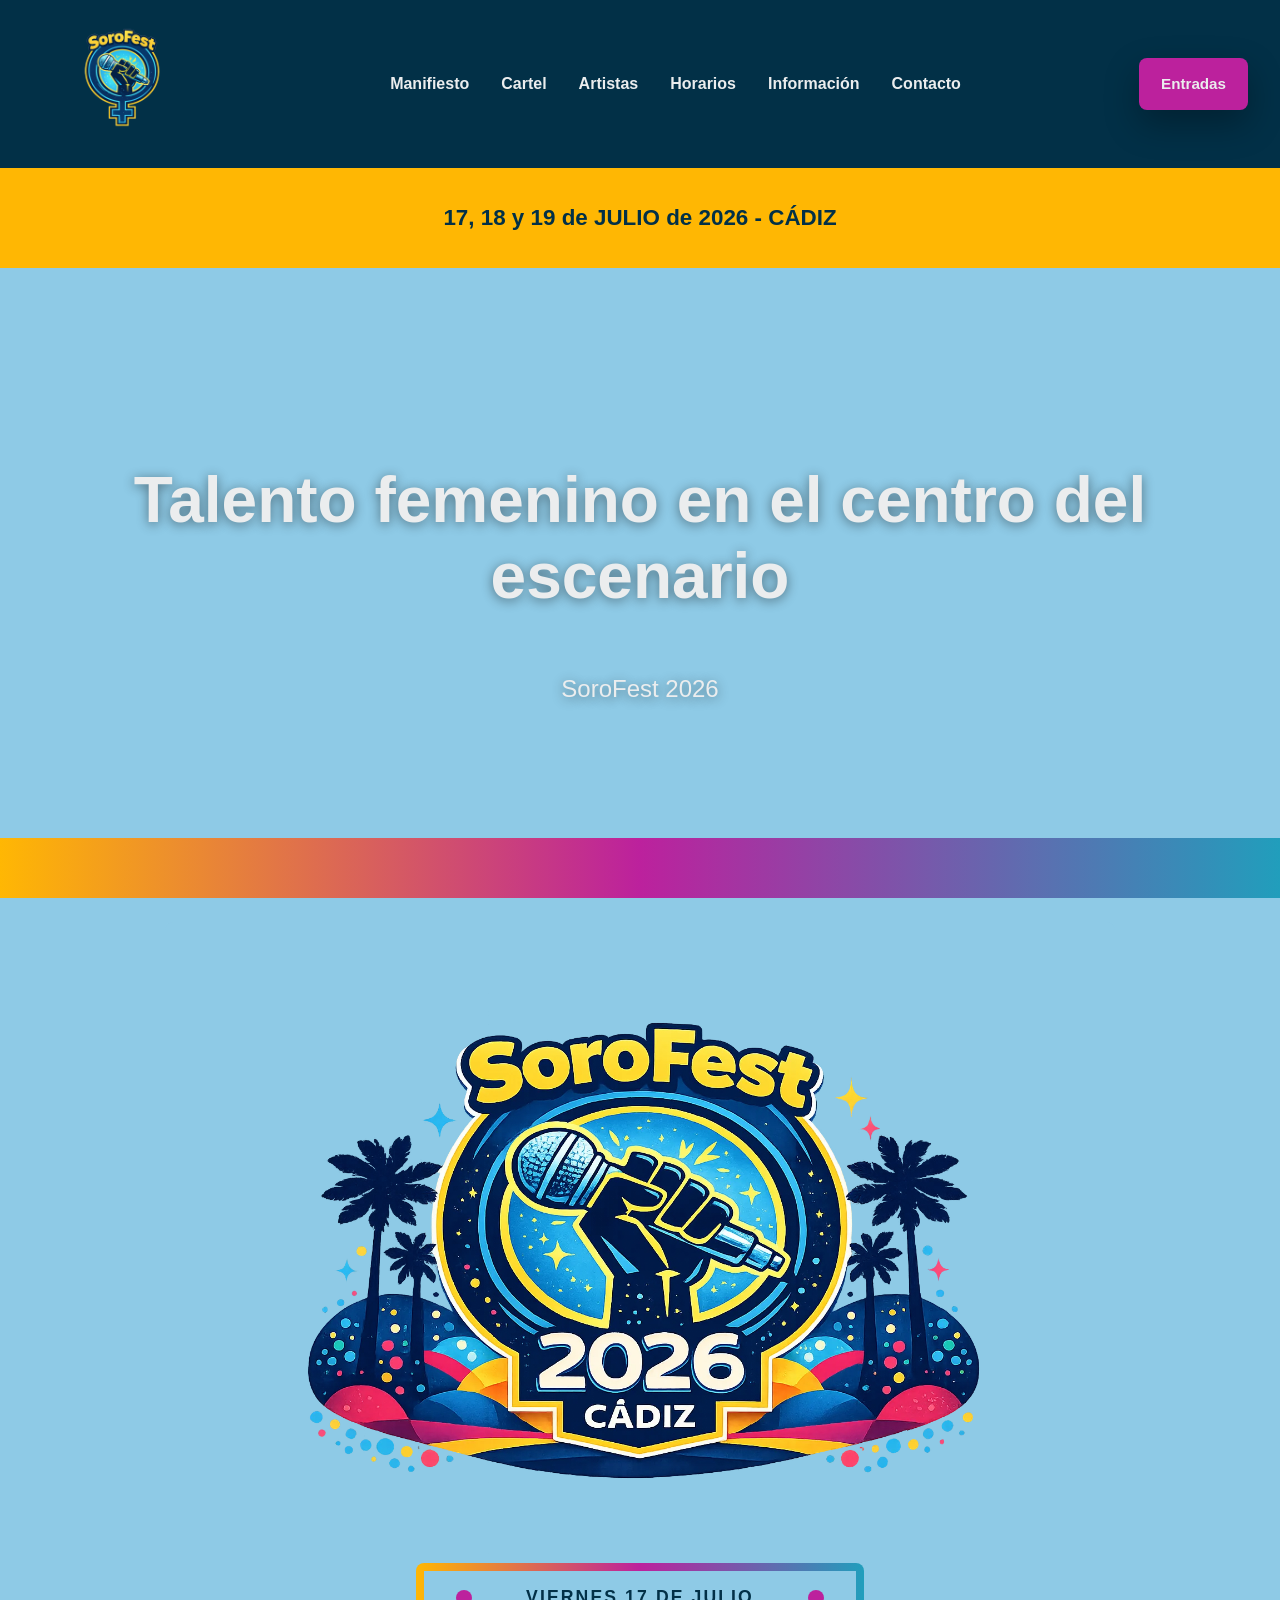
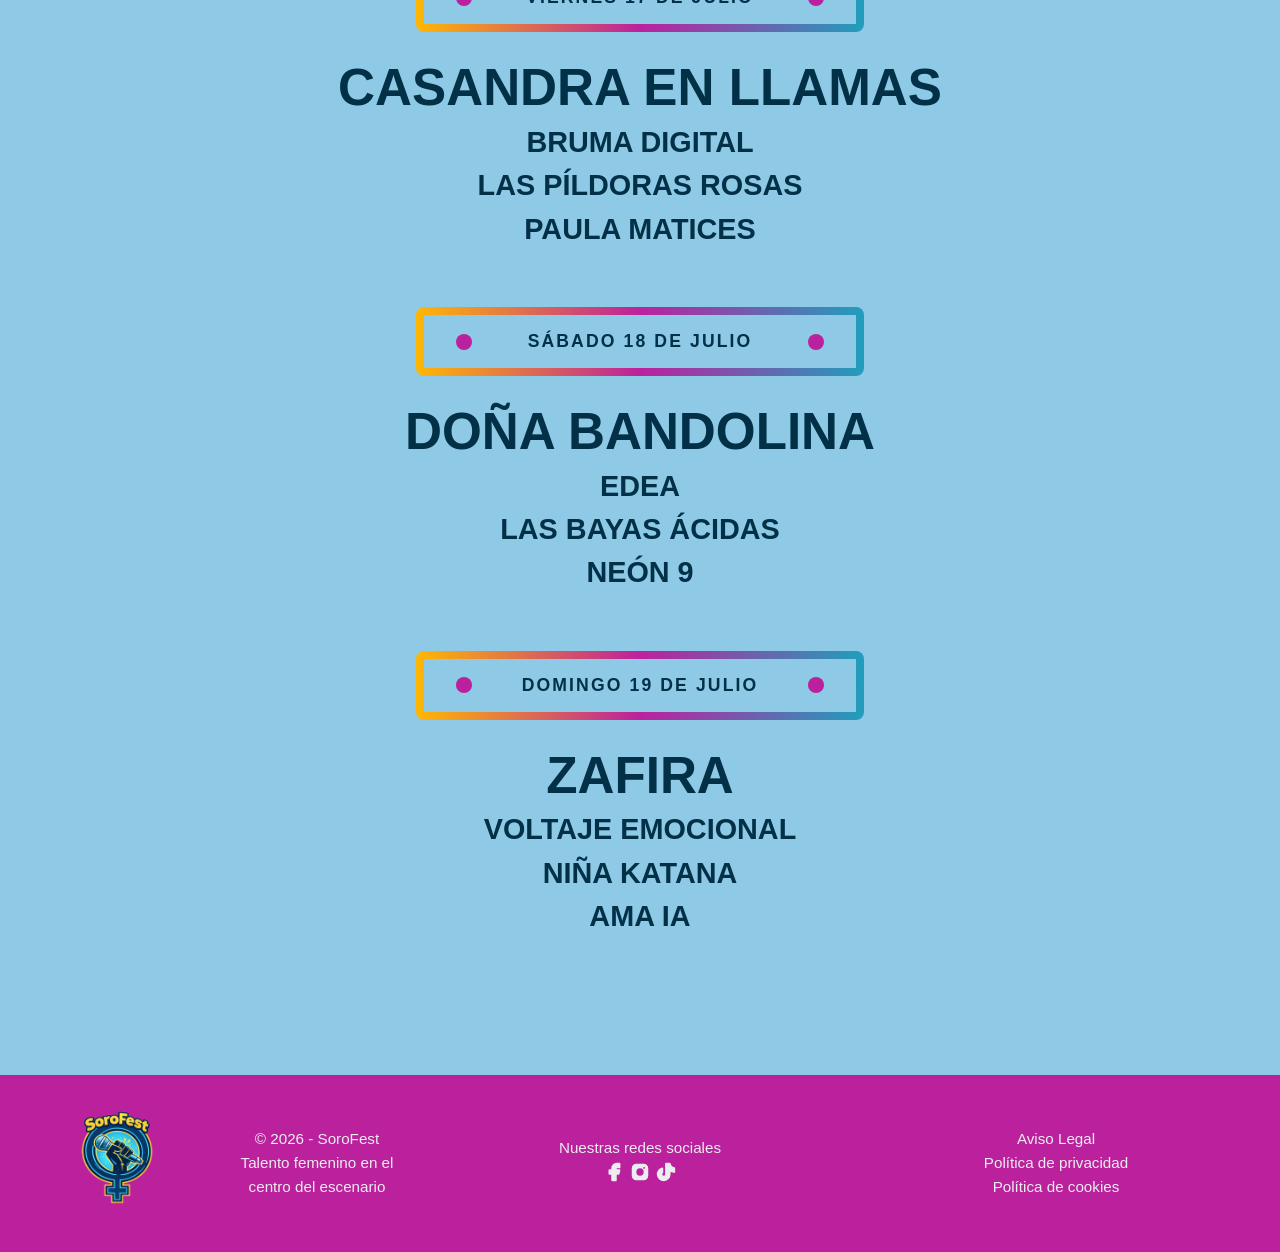
<file: web/index.html>
<!DOCTYPE html>
<html lang="es">
<head>
    <meta charset="UTF-8">
    <meta name="viewport" content="width=device-width, initial-scale=1.0">
    <title>SoroFest</title>
    <link rel="preload" as="image" href="assets/img/logo-sorofest.webp" fetchpriority="high">
    <link rel ="stylesheet" href="styles.css">
</head>
<body>
    <header class="topbar">
        <div class="topbar-left">
            <div class="logo">
                <img 
                src="assets/img/logo-sorofest.webp" 
                alt="Logo puño sujetando micrófono"
                width="120"
                height="120"
                decoding="async"
                >
            </div>
        </div>
        <nav class="topbar-nav">
            <a href="manifiesto.html">Manifiesto</a>
            <a href="cartel.html">Cartel</a>
            <a href="artistas.html">Artistas</a>
            <a href="horarios.html">Horarios</a> 
            <a href="informacion.html">Información</a>
            <a href="contacto.html">Contacto</a>
        </nav>
        <div class="topbar-right">
            <a href="entradas.html" class="btn">Entradas</a>
        </div>
    </header>
    <main>
        <section class="hero">
            <div class="hero-layout">
                <div class="hero-topbar">
                    <p class="dates">17, 18 y 19 de JULIO de 2026 - CÁDIZ</p>
                </div>
                <div class="hero-content">
                    <div class="hero-media">
                        <video autoplay muted loop playsinline class="hero-video">
                            <source src="assets/video/video-hero.mp4" type="video/mp4">
                        </video>
                    </div>
                    <div class="hero-text">
                        <h2>Talento femenino en el centro del escenario</h2> 
                    <h3>SoroFest 2026</h3>
                    </div>
                        <div class="hero-bottombar">
                    </div>  
                </div>
                
            </div> 
        </section>

        <section class="festival-lineup-poster">
            <div class="lineup-inner">
                <img src="assets/img/cabecera-cartel.webp" alt="Cabecera SoroFest">
                    <div class="day-block">
                        <h3 class="day-title">Viernes 17 de Julio</h3>
                        <div class="artists-list">
                            <div class="artist artist-lg">Casandra en Llamas</div>
                            <div class="artist artist-md">Bruma Digital</div>
                            <div class="artist artist-md">Las Píldoras Rosas</div>
                            <div class="artist artist-md">Paula Matices</div>
                        </div>
                    </div>

                    <div class="day-block">
                    <h3 class="day-title">Sábado 18 de Julio</h3>
                        <div class="artists-list">
                            <div class="artist artist-lg">Doña Bandolina</div>
                            <div class="artist artist-md">Edea</div>
                            <div class="artist artist-md">Las Bayas Ácidas</div>
                            <div class="artist artist-md">Neón 9</div>
                        </div>
                    </div>

                    <div class="day-block">
                    <h3 class="day-title">Domingo 19 de Julio</h3>
                        <div class="artists-list">
                            <div class="artist artist-lg">Zafira</div>
                            <div class="artist artist-md">Voltaje Emocional</div>
                            <div class="artist artist-md">Niña Katana</div>
                            <div class="artist artist-md">Ama IA</div>
                        </div>
                    </div>
                </div>
        </section>   
    </main>
    <footer class="footer">
        <div class="footer-logo">
            <img 
            src="assets/img/logo-sorofest.webp" 
            alt="Logo puño sujetando micrófono"
            width="120"
            height="120"
            loading="lazy"
            decoding="async"
            >
            <div class="footer-text">
                <p>© 2026 - SoroFest</p>
                <p>Talento femenino en el centro del escenario</p>
             </div>
        </div>
        
        <div class="footer-icons">
            <p>Nuestras redes sociales</p>
            <svg xmlns="http://www.w3.org/2000/svg" width="24" height="24" viewBox="0 0 24 24" fill="currentColor" 
            class="icon icon-tabler icons-tabler-filled icon-tabler-brand-facebook"
            ><path stroke="none" d="M0 0h24v24H0z" fill="none" 
            /><path d="M18 2a1 1 0 0 1 .993 .883l.007 .117v4a1 1 0 0 1 -.883 .993l-.117 .007h-3v1h3a1 1 0 0 1 .991 1.131l-.02 .112l-1 4a1 1 0 0 1 
            -.858 .75l-.113 .007h-2v6a1 1 0 0 1 -.883 .993l-.117 .007h-4a1 1 0 0 1 -.993 -.883l-.007 -.117v-6h-2a1 1 0 0 1 -.993 -.883l-.007 
            -.117v-4a1 1 0 0 1 .883 -.993l.117 -.007h2v-1a6 6 0 0 1 5.775 -5.996l.225 -.004h3z" 
            /></svg>
            <svg xmlns="http://www.w3.org/2000/svg" width="24" height="24" viewBox="0 0 24 24" fill="currentColor" 
            class="icon icon-tabler icons-tabler-filled icon-tabler-brand-instagram"
            ><path stroke="none" d="M0 0h24v24H0z" fill="none" 
            /><path d="M16 3a5 5 0 0 1 5 5v8a5 5 0 0 1 -5 5h-8a5 5 0 0 1 -5 -5v-8a5 5 0 0 1 5 -5zm-4 5a4 4 0 0 0 
            -3.995 3.8l-.005 .2a4 4 0 1 0 4 -4m4.5 -1.5a1 1 0 0 0 -.993 .883l-.007 .127a1 1 0 0 0 1.993 .117l.007 
            -.127a1 1 0 0 0 -1 -1" 
            /></svg>
            <svg xmlns="http://www.w3.org/2000/svg" width="24" height="24" viewBox="0 0 24 24" fill="currentColor" 
            class="icon icon-tabler icons-tabler-filled icon-tabler-brand-tiktok"
            ><path stroke="none" d="M0 0h24v24H0z" fill="none" 
            /><path d="M16.083 2h-4.083a1 1 0 0 0 -1 1v11.5a1.5 1.5 0 1 1 -2.519 -1.1l.12 -.1a1 1 0 0 0 .399 -.8v-4.326a1 1 0 0 0 -1.23 
            -.974a7.5 7.5 0 0 0 1.73 14.8l.243 -.005a7.5 7.5 0 0 0 7.257 -7.495v-2.7l.311 .153c1.122 .53 2.333 .868 3.59 .993a1 1 0 0 0 1.099 
            -.996v-4.033a1 1 0 0 0 -.834 -.986a5.005 5.005 0 0 1 -4.097 -4.096a1 1 0 0 0 -.986 -.835z" 
            /></svg>

        </div>
        <div class="footer-legal">
            <a href="#">Aviso Legal</a>
            <a href="#">Política de privacidad</a>
            <a href="#">Política de cookies</a>
        </div>
    </footer>
    
</body>
</html>
</file>
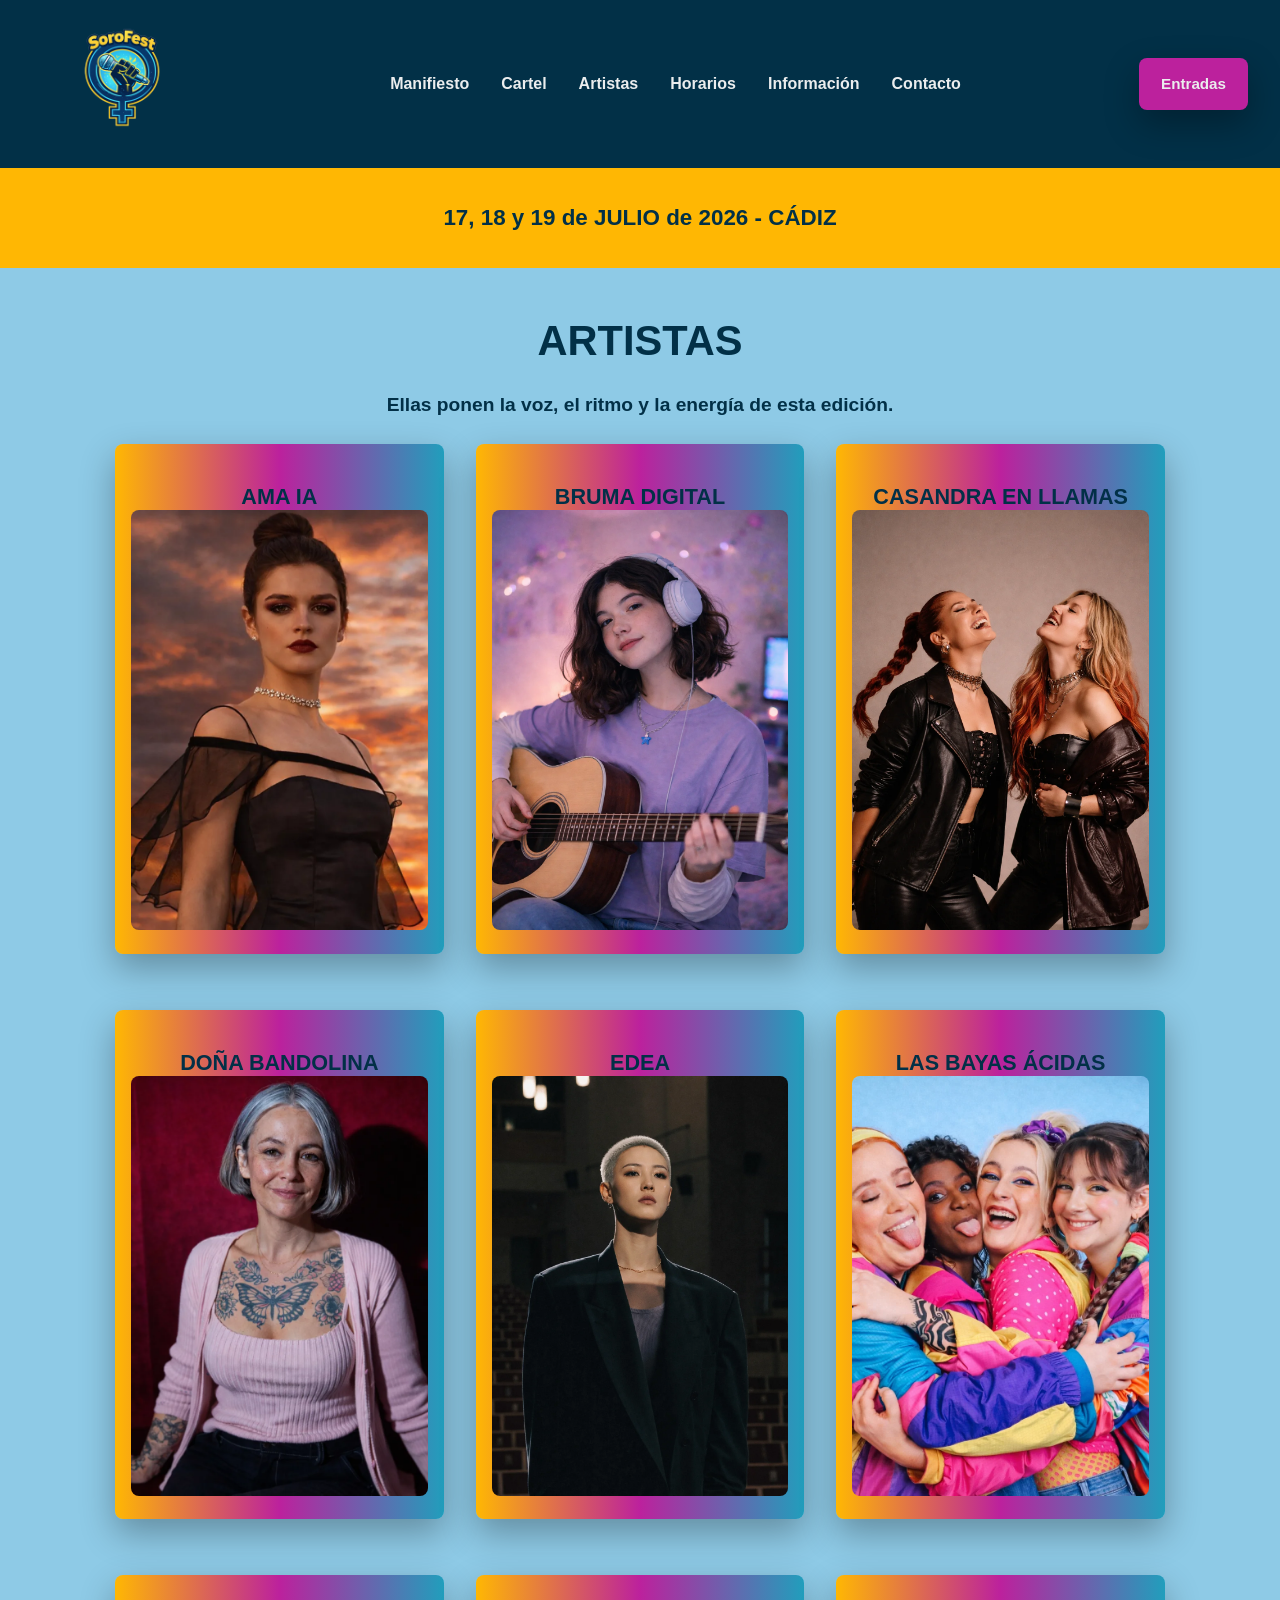
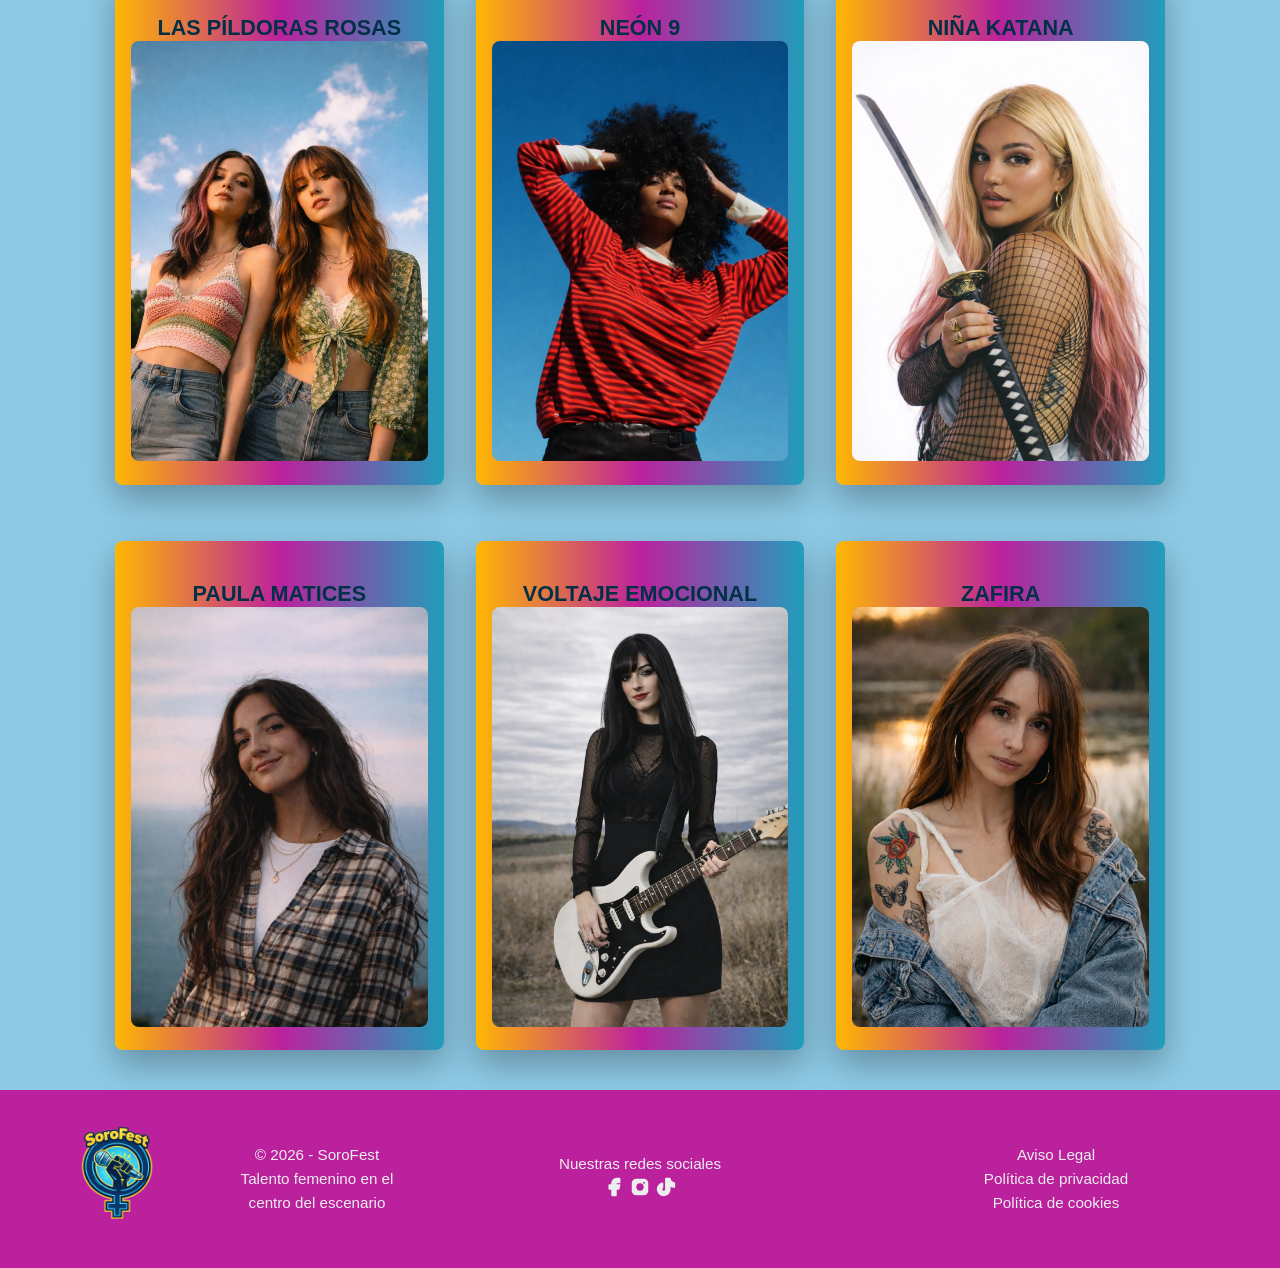
<file: web/artistas.html>
<!DOCTYPE html>
<html lang="es">
<head>
    <meta charset="UTF-8">
    <meta name="viewport" content="width=device-width, initial-scale=1.0">
    <title>SoroFest</title>
    <link rel="preload" as="image" href="assets/img/artists/ama-ia.webp" etchpriority="high">
    <link rel ="stylesheet" href="styles.css">
</head>
<body>
    <header class="topbar">
        <div class="topbar-left">
            <div class="logo">
                <a href="index.html">
                    <img src="assets/img/logo-sorofest.webp" alt="Logo puño sujetando micrófono">
                </a> 
            </div>
        </div>
        <nav class="topbar-nav">
            <a href="manifiesto.html">Manifiesto</a>
            <a href="cartel.html">Cartel</a>
            <a href="artistas.html">Artistas</a>
            <a href="horarios.html">Horarios</a> 
            <a href="informacion.html">Información</a>
            <a href="contacto.html">Contacto</a>
        </nav>
        <div class="topbar-right">
            <a href="entradas.html" class="btn">Entradas</a>
        </div>
    </header>
    <main>
        <section class="hero">
            <div class="hero-layout">
                <div class="hero-topbar">
                    <p class="dates">17, 18 y 19 de JULIO de 2026 - CÁDIZ</p>
                </div>
            </div>
        </section>
        <section class="artist-container">
            <h1>Artistas</h1>
            <p class="p-header">Ellas ponen la voz, el ritmo y la energía de esta edición.</p>
            <div class="grid-card">
                <article class="artist-card">
                        <h3>Ama IA</h3>
                        <img 
                        src="assets/img/artists/ama-ia.webp" 
                        alt="Imagen artista"
                        width="600"
                        height="500"
                        loading="eager"
                        fetchpriority="high"
                        decoding="async"
                        >
                </article>
                <article class="artist-card">
                        <h3>Bruma Digital</h3>
                        <img 
                        src="assets/img/artists/bruma-digital.webp" 
                        alt="Imagen artista"
                        width="600"
                        height="500"
                        loading="lazy"
                        decoding="async"
                        >

                </article>
                <article class="artist-card">
                        <h3>Casandra en Llamas</h3>
                        <img 
                        src="assets/img/artists/casandra-en-llamas.webp" 
                        alt="Imagen artista"
                        width="600"
                        height="500"
                        loading="lazy"
                        decoding="async"
                        >
                </article>
                <article class="artist-card">
                        <h3>Doña Bandolina</h3>
                        <img 
                        src="assets/img/artists/dona-bandolina.webp" 
                        alt="Imagen artista"
                        width="600"
                        height="500"
                        loading="lazy"
                        decoding="async"
                        >
                </article>
                <article class="artist-card">
                        <h3>Edea</h3>
                        <img 
                        src="assets/img/artists/edea.webp" 
                        alt="Imagen artista"
                        width="600"
                        height="500"
                        loading="lazy"
                        decoding="async"
                        >
                </article>
                <article class="artist-card">
                        <h3>Las Bayas Ácidas</h3>
                        <img 
                        src="assets/img/artists/bayas-acidas.webp"
                        alt="Imagen artista"
                        width="600"
                        height="500"
                        loading="lazy"
                        decoding="async"
                        >
                
                </article>
                <article class="artist-card">
                        <h3>Las Píldoras Rosas</h3>
                        <img 
                        src="assets/img/artists/pildoras-rosas.webp" 
                        alt="Imagen artista"
                        width="600"
                        height="500"
                        loading="lazy"
                        decoding="async"
                        >
                </article>
                <article class="artist-card">
                        <h3>Neón 9</h3>
                        <img 
                        src="assets/img/artists/neon-9.webp" 
                        alt="Imagen artista"
                        width="600"
                        height="500"
                        loading="lazy"
                        decoding="async"
                        >
                </article>
                <article class="artist-card">
                        <h3>Niña Katana</h3>
                        <img 
                        src="assets/img/artists/nina-katana.webp" 
                        alt="Imagen artista"
                        width="600"
                        height="500"
                        loading="lazy"
                        decoding="async"
                        >
                </article>
                <article class="artist-card">
                        <h3>Paula Matices</h3>
                        <img 
                        src="assets/img/artists/paula-matices.webp" 
                        alt="Imagen artista"
                        width="600"
                        height="500"
                        loading="lazy"
                        decoding="async"
                        >
                </article>
                <article class="artist-card">
                        <h3>Voltaje Emocional</h3>
                        <img 
                        src="assets/img/artists/voltaje-emocional.webp" 
                        alt="Imagen artista"
                        width="600"
                        height="500"
                        loading="lazy"
                        decoding="async"
                        >
                </article>
                <article class="artist-card">
                        <h3>Zafira</h3>
                        <img 
                        src="assets/img/artists/zafira.webp" 
                        alt="Imagen artista"
                        width="600"
                        height="500"
                        loading="lazy"
                        decoding="async"
                        >
                </article>
            </div>
        </section>
    </main>
    <footer class="footer">
        <div class="footer-logo">
            <img src="assets/img/logo-sorofest.webp" alt="Logo puño sujetando micrófono">
            <div class="footer-text">
                <p>© 2026 - SoroFest</p>
                <p>Talento femenino en el centro del escenario</p>
             </div>
        </div>
        
        <div class="footer-icons">
            <p>Nuestras redes sociales</p>
            <svg xmlns="http://www.w3.org/2000/svg" width="24" height="24" viewBox="0 0 24 24" fill="currentColor" 
            class="icon icon-tabler icons-tabler-filled icon-tabler-brand-facebook"
            ><path stroke="none" d="M0 0h24v24H0z" fill="none" 
            /><path d="M18 2a1 1 0 0 1 .993 .883l.007 .117v4a1 1 0 0 1 -.883 .993l-.117 .007h-3v1h3a1 1 0 0 1 .991 1.131l-.02 .112l-1 4a1 1 0 0 1 
            -.858 .75l-.113 .007h-2v6a1 1 0 0 1 -.883 .993l-.117 .007h-4a1 1 0 0 1 -.993 -.883l-.007 -.117v-6h-2a1 1 0 0 1 -.993 -.883l-.007 
            -.117v-4a1 1 0 0 1 .883 -.993l.117 -.007h2v-1a6 6 0 0 1 5.775 -5.996l.225 -.004h3z" 
            /></svg>
            <svg xmlns="http://www.w3.org/2000/svg" width="24" height="24" viewBox="0 0 24 24" fill="currentColor" 
            class="icon icon-tabler icons-tabler-filled icon-tabler-brand-instagram"
            ><path stroke="none" d="M0 0h24v24H0z" fill="none" 
            /><path d="M16 3a5 5 0 0 1 5 5v8a5 5 0 0 1 -5 5h-8a5 5 0 0 1 -5 -5v-8a5 5 0 0 1 5 -5zm-4 5a4 4 0 0 0 
            -3.995 3.8l-.005 .2a4 4 0 1 0 4 -4m4.5 -1.5a1 1 0 0 0 -.993 .883l-.007 .127a1 1 0 0 0 1.993 .117l.007 
            -.127a1 1 0 0 0 -1 -1" 
            /></svg>
            <svg xmlns="http://www.w3.org/2000/svg" width="24" height="24" viewBox="0 0 24 24" fill="currentColor" 
            class="icon icon-tabler icons-tabler-filled icon-tabler-brand-tiktok"
            ><path stroke="none" d="M0 0h24v24H0z" fill="none" 
            /><path d="M16.083 2h-4.083a1 1 0 0 0 -1 1v11.5a1.5 1.5 0 1 1 -2.519 -1.1l.12 -.1a1 1 0 0 0 .399 -.8v-4.326a1 1 0 0 0 -1.23 
            -.974a7.5 7.5 0 0 0 1.73 14.8l.243 -.005a7.5 7.5 0 0 0 7.257 -7.495v-2.7l.311 .153c1.122 .53 2.333 .868 3.59 .993a1 1 0 0 0 1.099 
            -.996v-4.033a1 1 0 0 0 -.834 -.986a5.005 5.005 0 0 1 -4.097 -4.096a1 1 0 0 0 -.986 -.835z" 
            /></svg>

        </div>
        <div class="footer-legal">
            <a href="#">Aviso Legal</a>
            <a href="#">Política de privacidad</a>
            <a href="#">Política de cookies</a>
        </div>
    </footer>
</body>
</html>
</file>
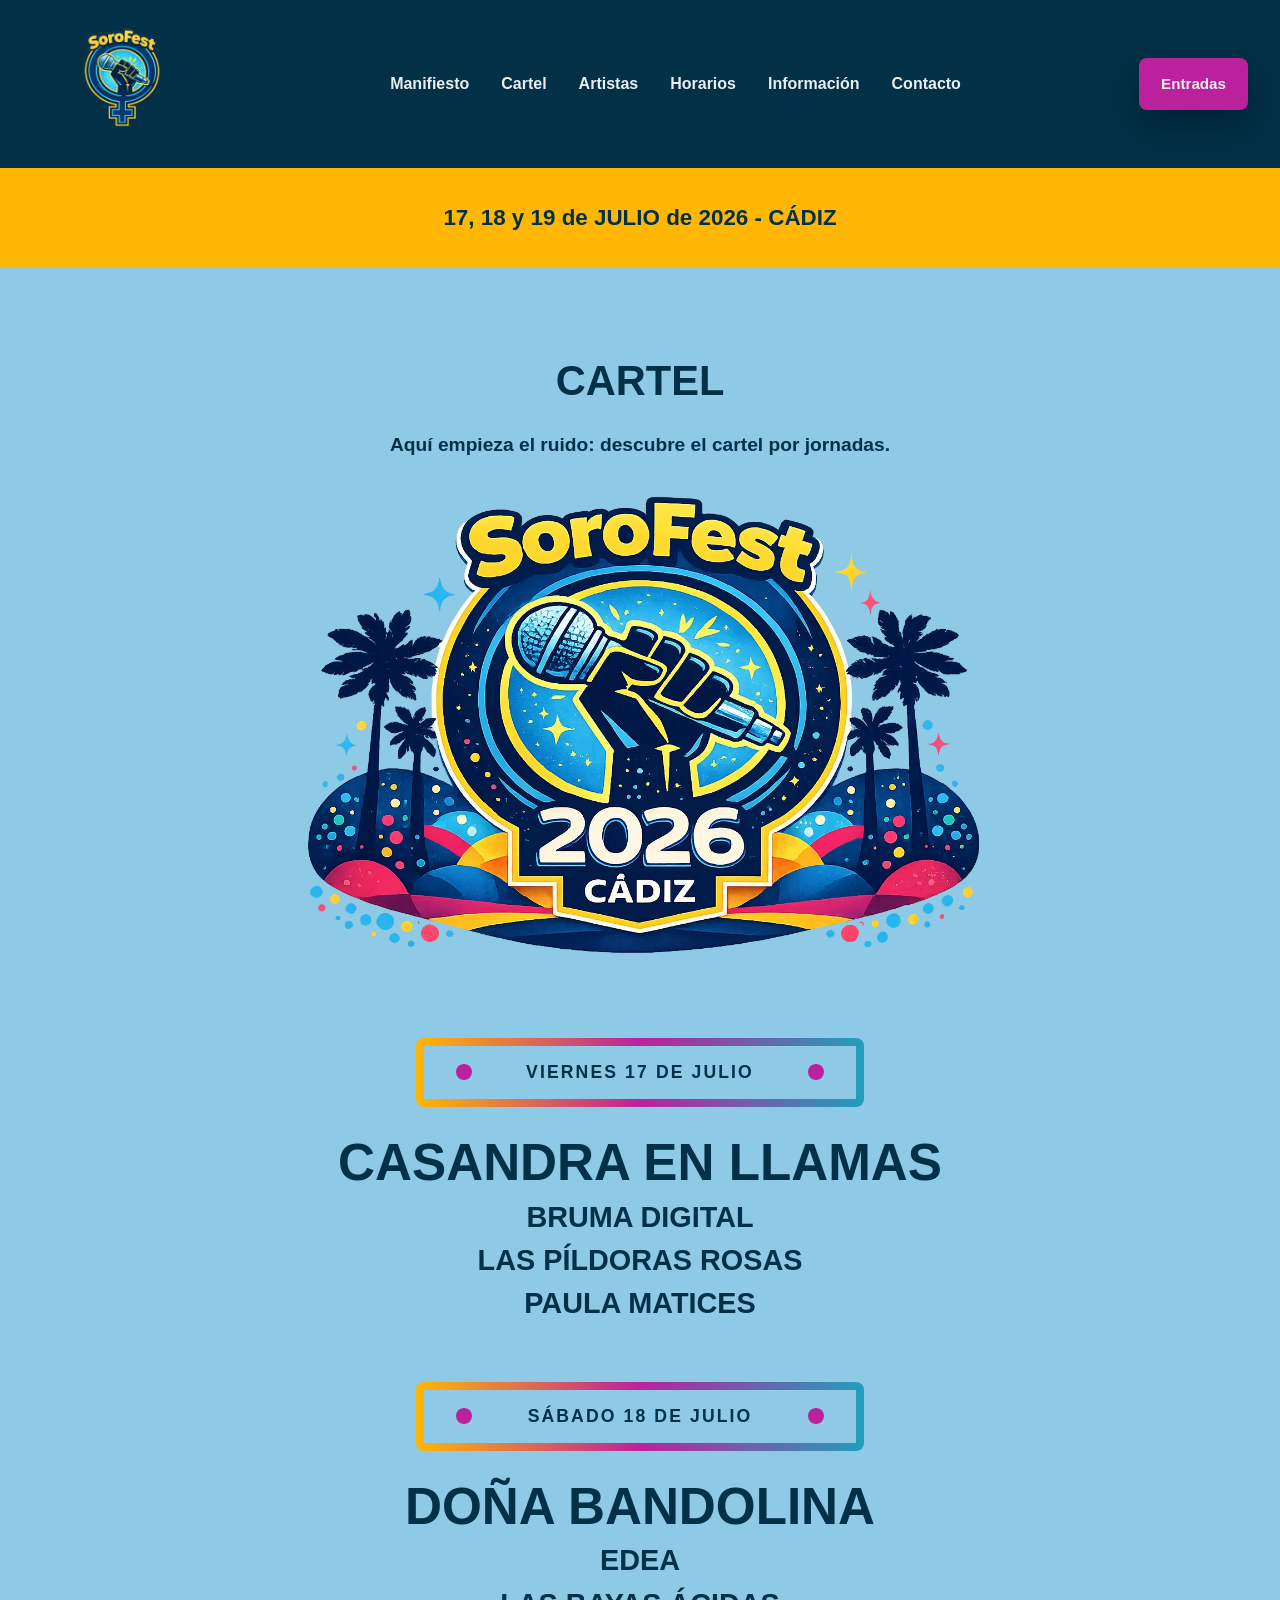
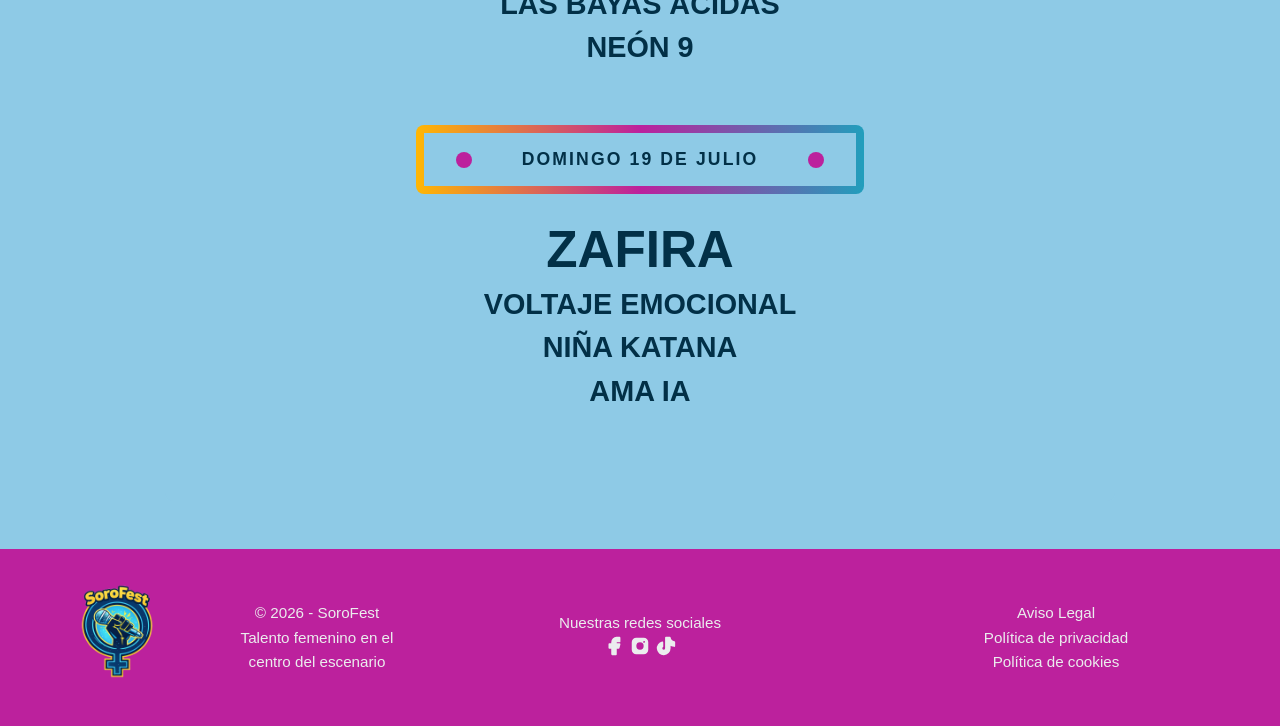
<file: web/cartel.html>
<!DOCTYPE html>
<html lang="es">
<head>
    <meta charset="UTF-8">
    <meta name="viewport" content="width=device-width, initial-scale=1.0">
    <title>SoroFest</title>
    <link rel="preload" as="image" href="assets/img/logo-sorofest.webp" fetchpriority="high">
    <link rel ="stylesheet" href="styles.css">
</head>
<body>
    <header class="topbar">
        <div class="topbar-left">
            <div class="logo">
                <a href="index.html">
                    <img 
                    src="assets/img/logo-sorofest.webp" 
                    alt="Logo puño sujetando micrófono"
                    width="120"
                    height="120"
                    decoding="async"
                    >
                </a> 
            </div>
        </div>
        <nav class="topbar-nav">
            <a href="manifiesto.html">Manifiesto</a>
            <a href="cartel.html">Cartel</a>
            <a href="artistas.html">Artistas</a>
            <a href="horarios.html">Horarios</a> 
            <a href="informacion.html">Información</a>
            <a href="contacto.html">Contacto</a>
        </nav>
        <div class="topbar-right">
            <a href="entradas.html" class="btn">Entradas</a>
        </div>
    </header>
    <main>
        <section class="hero">
            <div class="hero-layout">
                <div class="hero-topbar">
                    <p class="dates">17, 18 y 19 de JULIO de 2026 - CÁDIZ</p>
                </div>
            </div>
        </section>
         <section class="festival-lineup-poster">
            
            <div class="lineup-inner">
                <h1 class="lineup-title">Cartel</h1>
                <p class="p-header">Aquí empieza el ruido: descubre el cartel por jornadas.</p>
                <img src="assets/img/cabecera-cartel.webp" alt="Cabecera SoroFest">
                    <div class="day-block">
                        <h3 class="day-title">Viernes 17 de Julio</h3>
                        <div class="artists-list">
                            <div class="artist artist-lg">Casandra en Llamas</div>
                            <div class="artist artist-md">Bruma Digital</div>
                            <div class="artist artist-md">Las Píldoras Rosas</div>
                            <div class="artist artist-md">Paula Matices</div>
                        </div>
                    </div>

                    <div class="day-block">
                    <h3 class="day-title">Sábado 18 de Julio</h3>
                        <div class="artists-list">
                            <div class="artist artist-lg">Doña Bandolina</div>
                            <div class="artist artist-md">Edea</div>
                            <div class="artist artist-md">Las Bayas Ácidas</div>
                            <div class="artist artist-md">Neón 9</div>
                        </div>
                    </div>

                    <div class="day-block">
                    <h3 class="day-title">Domingo 19 de Julio</h3>
                        <div class="artists-list">
                            <div class="artist artist-lg">Zafira</div>
                            <div class="artist artist-md">Voltaje Emocional</div>
                            <div class="artist artist-md">Niña Katana</div>
                            <div class="artist artist-md">Ama IA</div>
                        </div>
                    </div>
                </div>
        </section>   
    </main>
    <footer class="footer">
        <div class="footer-logo">
            <img 
            src="assets/img/logo-sorofest.webp" 
            alt="Logo puño sujetando micrófono"
            width="120"
            height="120"
            loading="lazy"
            decoding="async"
            >
            <div class="footer-text">
                <p>© 2026 - SoroFest</p>
                <p>Talento femenino en el centro del escenario</p>
             </div>
        </div>
        
        <div class="footer-icons">
            <p>Nuestras redes sociales</p>
            <svg xmlns="http://www.w3.org/2000/svg" width="24" height="24" viewBox="0 0 24 24" fill="currentColor" 
            class="icon icon-tabler icons-tabler-filled icon-tabler-brand-facebook"
            ><path stroke="none" d="M0 0h24v24H0z" fill="none" 
            /><path d="M18 2a1 1 0 0 1 .993 .883l.007 .117v4a1 1 0 0 1 -.883 .993l-.117 .007h-3v1h3a1 1 0 0 1 .991 1.131l-.02 .112l-1 4a1 1 0 0 1 
            -.858 .75l-.113 .007h-2v6a1 1 0 0 1 -.883 .993l-.117 .007h-4a1 1 0 0 1 -.993 -.883l-.007 -.117v-6h-2a1 1 0 0 1 -.993 -.883l-.007 
            -.117v-4a1 1 0 0 1 .883 -.993l.117 -.007h2v-1a6 6 0 0 1 5.775 -5.996l.225 -.004h3z" 
            /></svg>
            <svg xmlns="http://www.w3.org/2000/svg" width="24" height="24" viewBox="0 0 24 24" fill="currentColor" 
            class="icon icon-tabler icons-tabler-filled icon-tabler-brand-instagram"
            ><path stroke="none" d="M0 0h24v24H0z" fill="none" 
            /><path d="M16 3a5 5 0 0 1 5 5v8a5 5 0 0 1 -5 5h-8a5 5 0 0 1 -5 -5v-8a5 5 0 0 1 5 -5zm-4 5a4 4 0 0 0 
            -3.995 3.8l-.005 .2a4 4 0 1 0 4 -4m4.5 -1.5a1 1 0 0 0 -.993 .883l-.007 .127a1 1 0 0 0 1.993 .117l.007 
            -.127a1 1 0 0 0 -1 -1" 
            /></svg>
            <svg xmlns="http://www.w3.org/2000/svg" width="24" height="24" viewBox="0 0 24 24" fill="currentColor" 
            class="icon icon-tabler icons-tabler-filled icon-tabler-brand-tiktok"
            ><path stroke="none" d="M0 0h24v24H0z" fill="none" 
            /><path d="M16.083 2h-4.083a1 1 0 0 0 -1 1v11.5a1.5 1.5 0 1 1 -2.519 -1.1l.12 -.1a1 1 0 0 0 .399 -.8v-4.326a1 1 0 0 0 -1.23 
            -.974a7.5 7.5 0 0 0 1.73 14.8l.243 -.005a7.5 7.5 0 0 0 7.257 -7.495v-2.7l.311 .153c1.122 .53 2.333 .868 3.59 .993a1 1 0 0 0 1.099 
            -.996v-4.033a1 1 0 0 0 -.834 -.986a5.005 5.005 0 0 1 -4.097 -4.096a1 1 0 0 0 -.986 -.835z" 
            /></svg>

        </div>
        <div class="footer-legal">
            <a href="#">Aviso Legal</a>
            <a href="#">Política de privacidad</a>
            <a href="#">Política de cookies</a>
        </div>
    </footer>
</body>
</html>
</file>
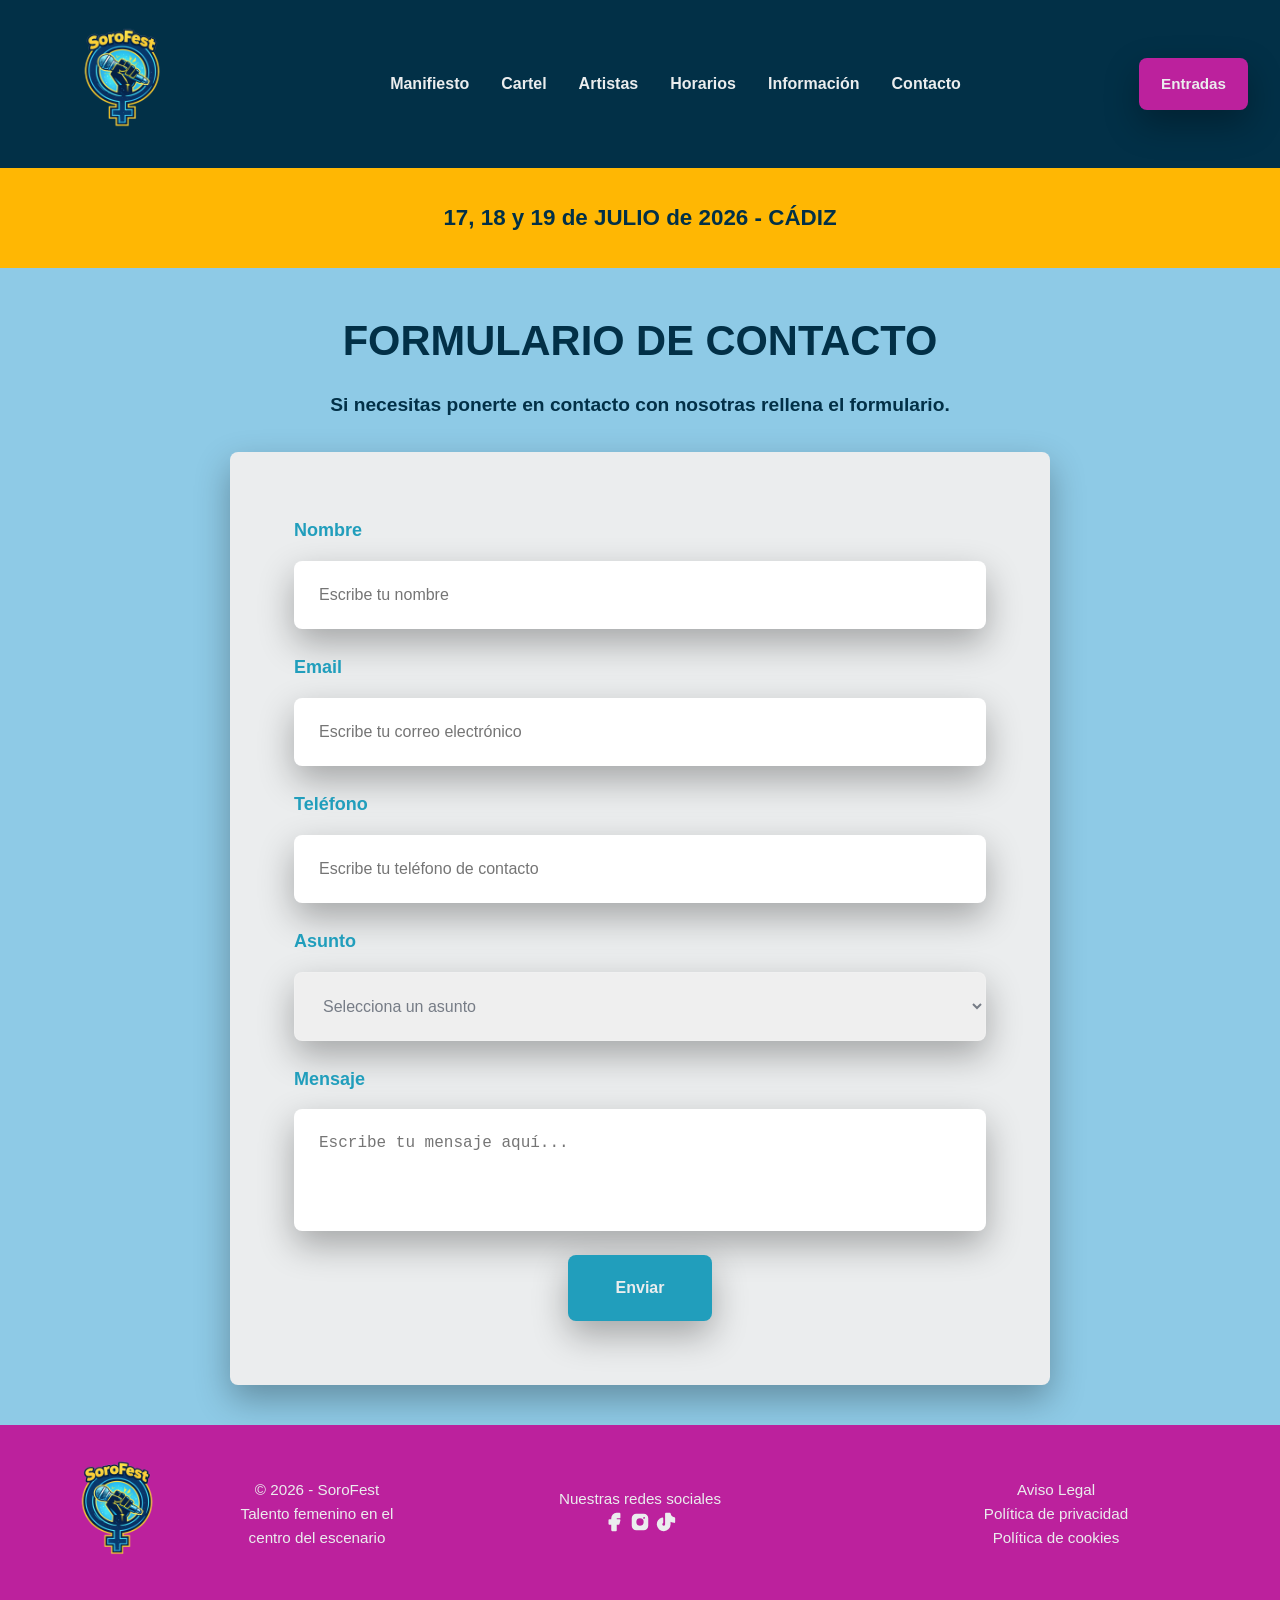
<file: web/contacto.html>
<!DOCTYPE html>
<html lang="es">
<head>
    <meta charset="UTF-8">
    <meta name="viewport" content="width=device-width, initial-scale=1.0">
    <title>SoroFest</title>
    <link rel ="stylesheet" href="styles.css">
</head>
<body>
    <header class="topbar">
        <div class="topbar-left">
            <div class="logo">
                <a href="index.html">
                    <img src="assets/img/logo-sorofest.webp" alt="Logo puño sujetando micrófono">
                </a> 
            </div>
        </div>
        <nav class="topbar-nav">
            <a href="manifiesto.html">Manifiesto</a>
            <a href="cartel.html">Cartel</a>
            <a href="artistas.html">Artistas</a>
            <a href="horarios.html">Horarios</a> 
            <a href="informacion.html">Información</a>
            <a href="contacto.html">Contacto</a>
        </nav>
        <div class="topbar-right">
            <a href="entradas.html" class="btn">Entradas</a>
        </div>
    </header>
    <main>
        <section class="hero">
            <div class="hero-layout">
                <div class="hero-topbar">
                    <p class="dates">17, 18 y 19 de JULIO de 2026 - CÁDIZ</p>
                </div>
            </div>
        </section>
        <section id="contacto" class="contact-section">
            <header class="contact-header">
                <h1>Formulario de contacto</h1>
                <p class="p-header">Si necesitas ponerte en contacto con nosotras rellena el formulario.</p>
            </header>
            <form class="form">
                <label>
                    Nombre
                    <input type="text" placeholder="Escribe tu nombre" required>
                </label>
                
                <label>
                    Email
                    <input type="email" placeholder="Escribe tu correo electrónico" required>
                </label>

                <label>
                    Teléfono
                    <input type="tel" placeholder="Escribe tu teléfono de contacto" required>
                </label>

                <label for="asunto">
                    Asunto
                    <select id="asunto" name="asunto" required>
                        <option value="">Selecciona un asunto</option>
                        <option value="entradas">No recibo email de confirmación compra</option>
                        <option value="patrocinio">Autorización de menores</option>
                        <option value="informacion">Necesito más información</option>
                        <option value="patrocinio">Patrocinios</option>
                        <option value="otros">Otros</option>
                    </select>
                </label>
                <label>
                    Mensaje
                    <textarea rows="4"
                        placeholder="Escribe tu mensaje aquí..." required></textarea>
                </label>
                <button class="btn-enviar" type="submit">Enviar</button>

            </form>
        </section>
    </main>
   <footer class="footer">
        <div class="footer-logo">
            <img src="assets/img/logo-sorofest.webp" alt="Logo puño sujetando micrófono">
            <div class="footer-text">
                <p>© 2026 - SoroFest</p>
                <p>Talento femenino en el centro del escenario</p>
             </div>
        </div>
        
        <div class="footer-icons">
            <p>Nuestras redes sociales</p>
            <svg xmlns="http://www.w3.org/2000/svg" width="24" height="24" viewBox="0 0 24 24" fill="currentColor" 
            class="icon icon-tabler icons-tabler-filled icon-tabler-brand-facebook"
            ><path stroke="none" d="M0 0h24v24H0z" fill="none" 
            /><path d="M18 2a1 1 0 0 1 .993 .883l.007 .117v4a1 1 0 0 1 -.883 .993l-.117 .007h-3v1h3a1 1 0 0 1 .991 1.131l-.02 .112l-1 4a1 1 0 0 1 
            -.858 .75l-.113 .007h-2v6a1 1 0 0 1 -.883 .993l-.117 .007h-4a1 1 0 0 1 -.993 -.883l-.007 -.117v-6h-2a1 1 0 0 1 -.993 -.883l-.007 
            -.117v-4a1 1 0 0 1 .883 -.993l.117 -.007h2v-1a6 6 0 0 1 5.775 -5.996l.225 -.004h3z" 
            /></svg>
            <svg xmlns="http://www.w3.org/2000/svg" width="24" height="24" viewBox="0 0 24 24" fill="currentColor" 
            class="icon icon-tabler icons-tabler-filled icon-tabler-brand-instagram"
            ><path stroke="none" d="M0 0h24v24H0z" fill="none" 
            /><path d="M16 3a5 5 0 0 1 5 5v8a5 5 0 0 1 -5 5h-8a5 5 0 0 1 -5 -5v-8a5 5 0 0 1 5 -5zm-4 5a4 4 0 0 0 
            -3.995 3.8l-.005 .2a4 4 0 1 0 4 -4m4.5 -1.5a1 1 0 0 0 -.993 .883l-.007 .127a1 1 0 0 0 1.993 .117l.007 
            -.127a1 1 0 0 0 -1 -1" 
            /></svg>
            <svg xmlns="http://www.w3.org/2000/svg" width="24" height="24" viewBox="0 0 24 24" fill="currentColor" 
            class="icon icon-tabler icons-tabler-filled icon-tabler-brand-tiktok"
            ><path stroke="none" d="M0 0h24v24H0z" fill="none" 
            /><path d="M16.083 2h-4.083a1 1 0 0 0 -1 1v11.5a1.5 1.5 0 1 1 -2.519 -1.1l.12 -.1a1 1 0 0 0 .399 -.8v-4.326a1 1 0 0 0 -1.23 
            -.974a7.5 7.5 0 0 0 1.73 14.8l.243 -.005a7.5 7.5 0 0 0 7.257 -7.495v-2.7l.311 .153c1.122 .53 2.333 .868 3.59 .993a1 1 0 0 0 1.099 
            -.996v-4.033a1 1 0 0 0 -.834 -.986a5.005 5.005 0 0 1 -4.097 -4.096a1 1 0 0 0 -.986 -.835z" 
            /></svg>

        </div>
        <div class="footer-legal">
            <a href="#">Aviso Legal</a>
            <a href="#">Política de privacidad</a>
            <a href="#">Política de cookies</a>
        </div>
    </footer>
</body>
</html>
</file>
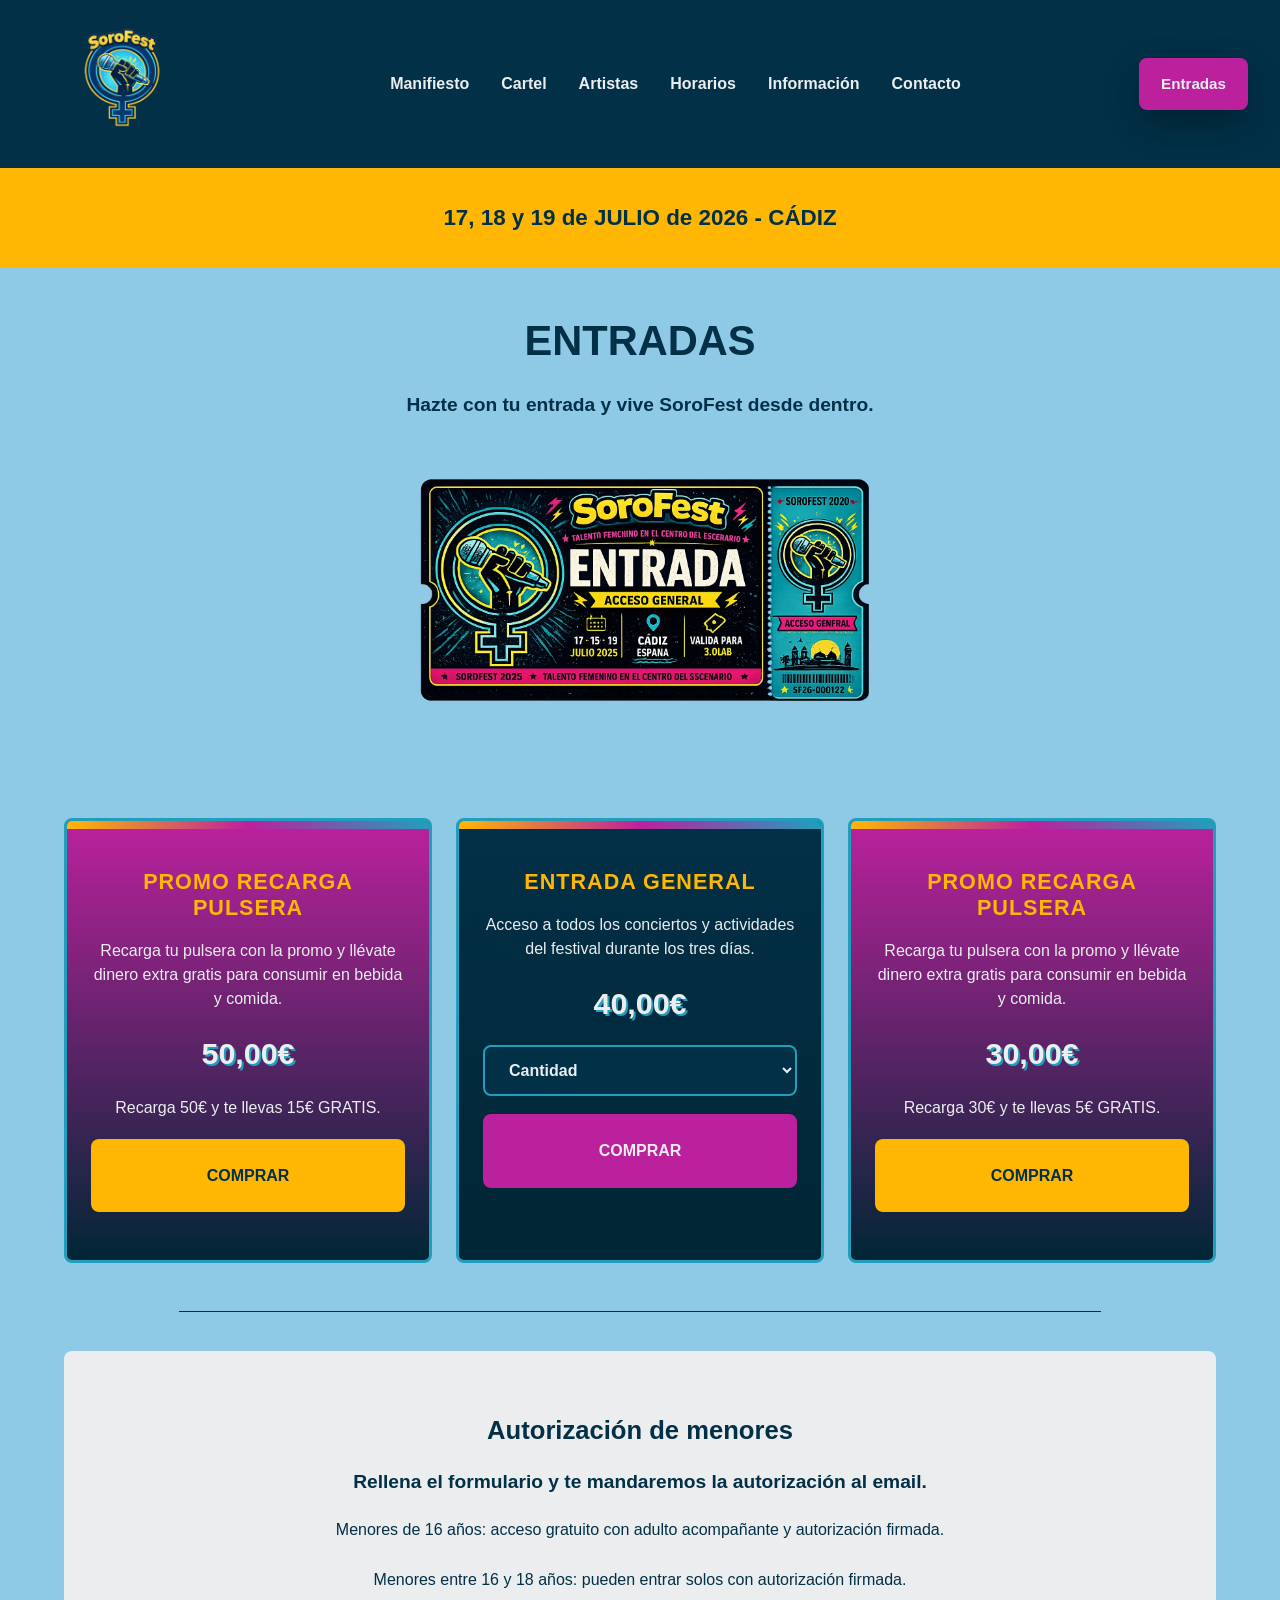
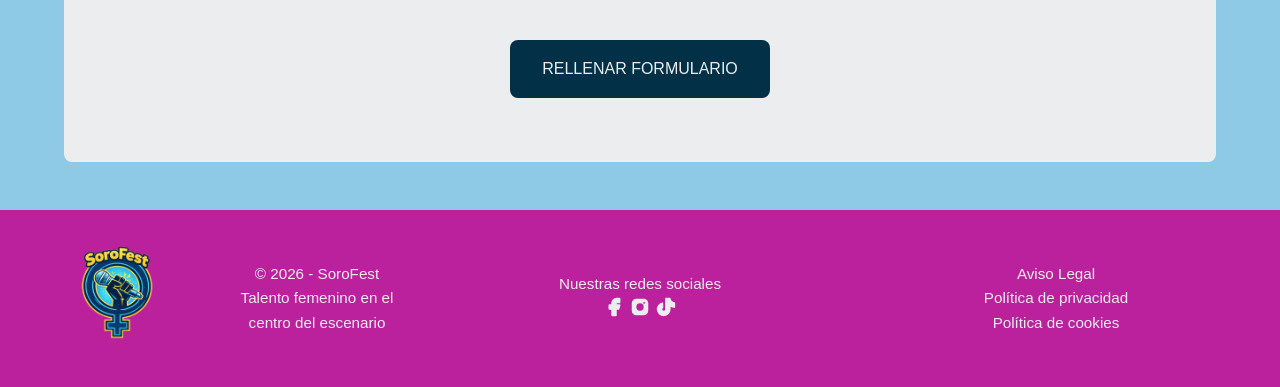
<file: web/entradas.html>
<!DOCTYPE html>
<html lang="es">
<head>
    <meta charset="UTF-8">
    <meta name="viewport" content="width=device-width, initial-scale=1.0">
    <title>SoroFest</title>
    <link rel ="stylesheet" href="styles.css">
</head>
<body>
    <header class="topbar">
        <div class="topbar-left">
            <div class="logo">
                <a href="index.html">
                    <img src="assets/img/logo-sorofest.webp" alt="Logo puño sujetando micrófono">
                </a> 
            </div>
        </div>
        <nav class="topbar-nav">
            <a href="manifiesto.html">Manifiesto</a>
            <a href="cartel.html">Cartel</a>
            <a href="artistas.html">Artistas</a>
            <a href="horarios.html">Horarios</a> 
            <a href="informacion.html">Información</a>
            <a href="contacto.html">Contacto</a>
        </nav>
        <div class="topbar-right">
            <a href="entradas.html" class="btn">Entradas</a>
        </div>
    </header>
    <main>
        <section class="hero">
            <div class="hero-layout">
                <div class="hero-topbar">
                    <p class="dates">17, 18 y 19 de JULIO de 2026 - CÁDIZ</p>
                </div>
            </div>
        </section>
        <section class="tickets">
            <div class="header-tickets">
                <h1>Entradas</h1>
                <p class="p-header">Hazte con tu entrada y vive SoroFest desde dentro.</p>
                <div class="ticket-img">
                    <img src="assets/img/entrada.webp" alt="Imagen de entrada general">
                </div>
                <div class="container-tickets">
                    <div class="container-info-promo">
                        <h3>Promo recarga pulsera</h3>
                        <p class="description">Recarga tu pulsera con la promo y llévate dinero extra gratis para consumir en bebida y comida.</p>
                        <p class="price">50,00€</p>
                        <p>Recarga 50€ y te llevas 15€ GRATIS.</p>
                        <a class="button" href="mailto:entradas@sorofest.com?subject=Solicitud%20de%20entrada">Comprar</a>
                    </div>
                    <div class="container-info">
                        <h3>Entrada general</h3>
                        <p class="description">Acceso a todos los conciertos y actividades del festival durante los tres días.</p>
                        <p class="price">40,00€</p>
                            <div class="container-amount">
                                <select class="amount" id="amount" name="amount">
                                    <option value="">Cantidad</option>
                                    <option value="1">1</option>
                                    <option value="2">2</option>
                                    <option value="3">3</option>
               
                                </select>
                            </div>
                        <a class="button" href="mailto:entradas@sorofest.com?subject=Solicitud%20de%20entrada">Comprar</a>
                    </div>
                    <div class="container-info-promo">
                        <h3>Promo recarga pulsera</h3>
                        <p class="description">Recarga tu pulsera con la promo y llévate dinero extra gratis para consumir en bebida y comida.</p>
                        <p class="price">30,00€</p>
                        <p>Recarga 30€ y te llevas 5€ GRATIS.</p>
                        <a class="button" href="mailto:entradas@sorofest.com?subject=Solicitud%20de%20entrada">Comprar</a>
                    </div>
                </div>
            </div>
            <div class="authorization">
                <h3>Autorización de menores</h3>
                <h4>Rellena el formulario y te mandaremos la autorización al email.</h4>
                <p>Menores de 16 años: acceso gratuito con adulto acompañante y autorización firmada.</p>
                <p>Menores entre 16 y 18 años: pueden entrar solos con autorización firmada.</p>
                <a class="button-form" href="contacto.html">Rellenar formulario</a>
            </div>
        </section>
    </main>
    <footer class="footer">
        <div class="footer-logo">
            <img src="assets/img/logo-sorofest.webp" alt="Logo puño sujetando micrófono">
            <div class="footer-text">
                <p>© 2026 - SoroFest</p>
                <p>Talento femenino en el centro del escenario</p>
             </div>
        </div>
        
        <div class="footer-icons">
            <p>Nuestras redes sociales</p>
            <svg xmlns="http://www.w3.org/2000/svg" width="24" height="24" viewBox="0 0 24 24" fill="currentColor" 
            class="icon icon-tabler icons-tabler-filled icon-tabler-brand-facebook"
            ><path stroke="none" d="M0 0h24v24H0z" fill="none" 
            /><path d="M18 2a1 1 0 0 1 .993 .883l.007 .117v4a1 1 0 0 1 -.883 .993l-.117 .007h-3v1h3a1 1 0 0 1 .991 1.131l-.02 .112l-1 4a1 1 0 0 1 
            -.858 .75l-.113 .007h-2v6a1 1 0 0 1 -.883 .993l-.117 .007h-4a1 1 0 0 1 -.993 -.883l-.007 -.117v-6h-2a1 1 0 0 1 -.993 -.883l-.007 
            -.117v-4a1 1 0 0 1 .883 -.993l.117 -.007h2v-1a6 6 0 0 1 5.775 -5.996l.225 -.004h3z" 
            /></svg>
            <svg xmlns="http://www.w3.org/2000/svg" width="24" height="24" viewBox="0 0 24 24" fill="currentColor" 
            class="icon icon-tabler icons-tabler-filled icon-tabler-brand-instagram"
            ><path stroke="none" d="M0 0h24v24H0z" fill="none" 
            /><path d="M16 3a5 5 0 0 1 5 5v8a5 5 0 0 1 -5 5h-8a5 5 0 0 1 -5 -5v-8a5 5 0 0 1 5 -5zm-4 5a4 4 0 0 0 
            -3.995 3.8l-.005 .2a4 4 0 1 0 4 -4m4.5 -1.5a1 1 0 0 0 -.993 .883l-.007 .127a1 1 0 0 0 1.993 .117l.007 
            -.127a1 1 0 0 0 -1 -1" 
            /></svg>
            <svg xmlns="http://www.w3.org/2000/svg" width="24" height="24" viewBox="0 0 24 24" fill="currentColor" 
            class="icon icon-tabler icons-tabler-filled icon-tabler-brand-tiktok"
            ><path stroke="none" d="M0 0h24v24H0z" fill="none" 
            /><path d="M16.083 2h-4.083a1 1 0 0 0 -1 1v11.5a1.5 1.5 0 1 1 -2.519 -1.1l.12 -.1a1 1 0 0 0 .399 -.8v-4.326a1 1 0 0 0 -1.23 
            -.974a7.5 7.5 0 0 0 1.73 14.8l.243 -.005a7.5 7.5 0 0 0 7.257 -7.495v-2.7l.311 .153c1.122 .53 2.333 .868 3.59 .993a1 1 0 0 0 1.099 
            -.996v-4.033a1 1 0 0 0 -.834 -.986a5.005 5.005 0 0 1 -4.097 -4.096a1 1 0 0 0 -.986 -.835z" 
            /></svg>

        </div>
       <div class="footer-legal">
            <a href="#">Aviso Legal</a>
            <a href="#">Política de privacidad</a>
            <a href="#">Política de cookies</a>
        </div>
    </footer>
</body>
</html>
</file>
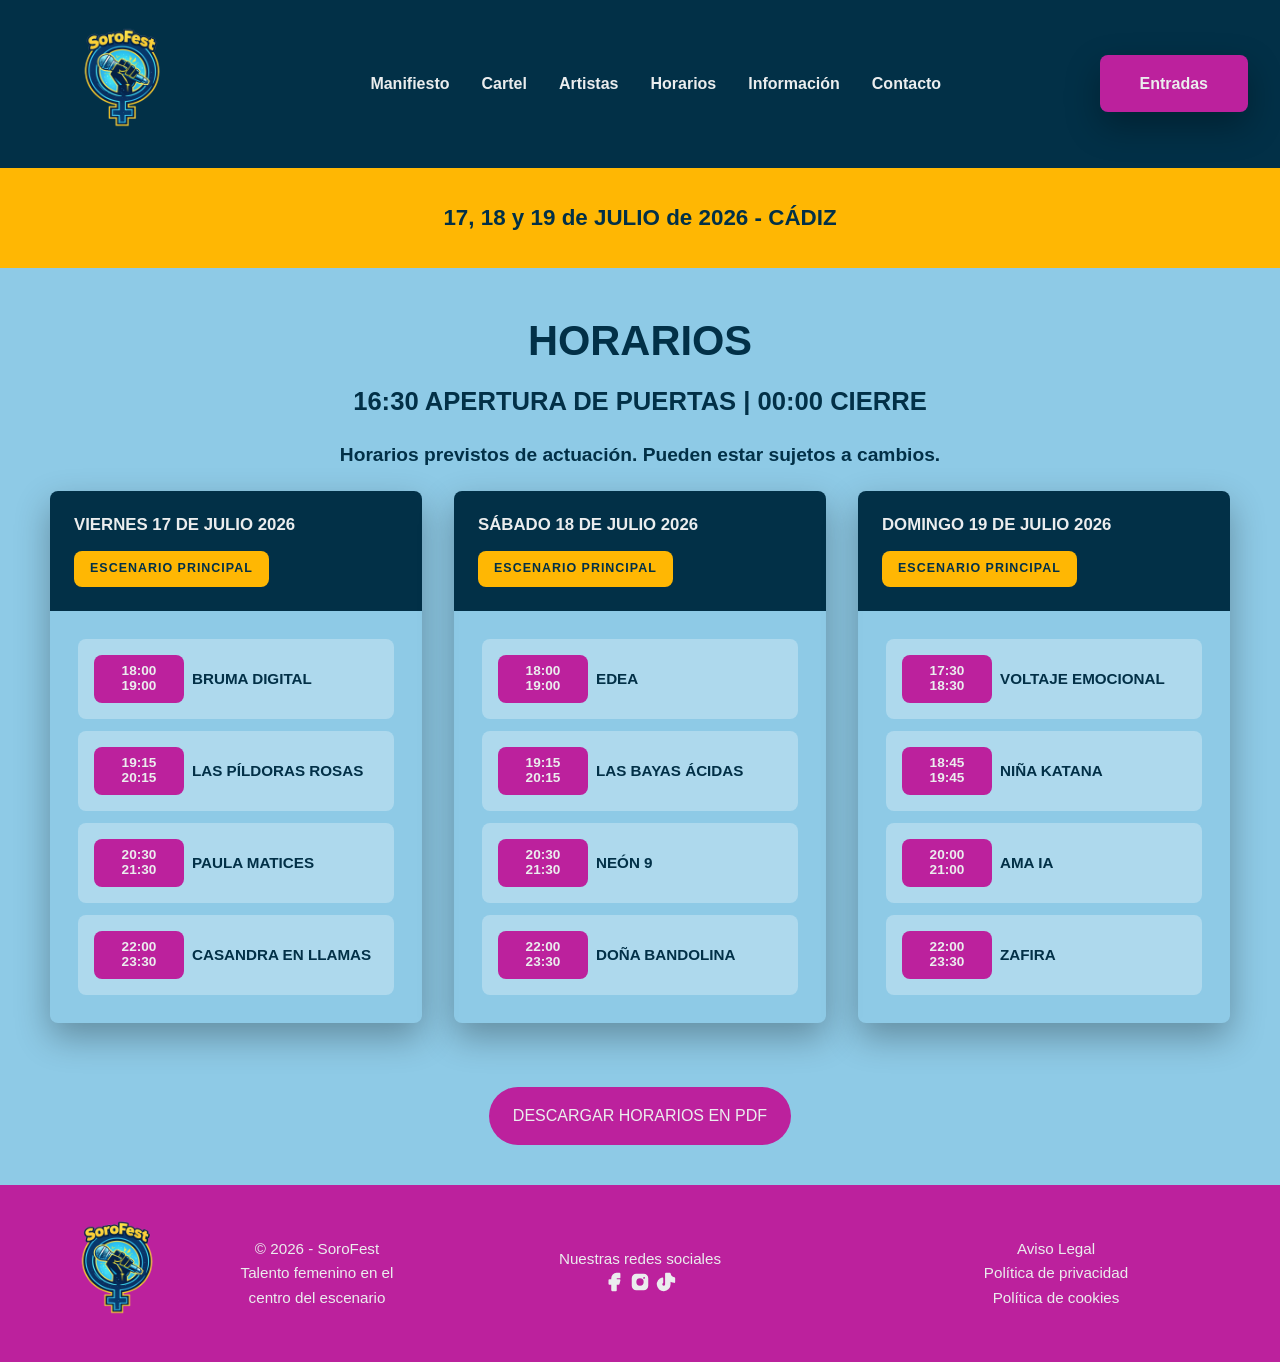
<file: web/horarios.html>
<!DOCTYPE html>
<html lang="es">
<head>
    <meta charset="UTF-8">
    <meta name="viewport" content="width=device-width, initial-scale=1.0">
    <title>SoroFest</title>
    <link rel ="stylesheet" href="styles.css">
</head>
<body>
    <header class="topbar">
        <div class="topbar-left">
            <div class="logo">
                <a href="index.html">
                    <img src="assets/img/logo-sorofest.webp" alt="Logo puño sujetando micrófono">
                </a> 
            </div>
        </div>
        <nav class="topbar-nav">
            <a href="manifiesto.html">Manifiesto</a>
            <a href="cartel.html">Cartel</a>
            <a href="artistas.html">Artistas</a>
            <a href="horarios.html">Horarios</a> 
            <a href="informacion.html">Información</a>
            <a href="contacto.html">Contacto</a>
        </nav>
        <div class="topbar-righ"t>
            <a href="entradas.html" class="btn">Entradas</a>
        </div>
    </header>
    <main>
        <section class="hero">
            <div class="hero-layout">
                <div class="hero-topbar">
                    <p class="dates">17, 18 y 19 de JULIO de 2026 - CÁDIZ</p>
                </div>
            </div>
        </section>
        <section class="schedule">
            <div class="title-schedule">
                <h1>Horarios</h1>
            </div>
            <div class="info-schedule">
                <h3>16:30 APERTURA DE PUERTAS | 00:00 CIERRE</h3>
                <p class="p-header">Horarios previstos de actuación. Pueden estar sujetos a cambios.</p>
            </div>
            <div class="container-days">
                <article class="day">
                    <header class="day-header">
                        <h2 class="day-date">Viernes 17 de Julio 2026</h2>
                        <span class="day-stage">Escenario Principal</span>
                    </header>
                    <div class="day-content">
                        <div class="bar">
                            <div class="bar-time">18:00<br>19:00</div>
                            <div class="bar-artist">Bruma Digital</div>
                        </div>
                        <div class="bar">
                            <div class="bar-time">19:15<br>20:15</div>
                            <div class="bar-artist">Las Píldoras Rosas</div>
                        </div>
                        <div class="bar">
                            <div class="bar-time">20:30<br>21:30</div>
                            <div class="bar-artist">Paula Matices</div>
                        </div>
                        <div class="bar">
                            <div class="bar-time">22:00<br>23:30</div>
                            <div class="bar-artist">Casandra en Llamas</div>
                        </div>
                    </div>
                </article>

                <article class="day">
                    <header class="day-header">
                        <h2 class="day-date">Sábado 18 de Julio 2026</h2>
                        <span class="day-stage">Escenario Principal</span>
                    </header>
                    <div class="day-content">
                        <div class="bar">
                            <div class="bar-time">18:00<br>19:00</div>
                            <div class="bar-artist">Edea</div>
                            </div>
                        <div class="bar">
                            <div class="bar-time">19:15<br>20:15</div>
                            <div class="bar-artist">Las Bayas Ácidas</div>
                        </div>
                        <div class="bar">
                            <div class="bar-time">20:30<br>21:30</div>
                            <div class="bar-artist">Neón 9</div>
                        </div>
                        <div class="bar">
                            <div class="bar-time">22:00<br>23:30</div>
                            <div class="bar-artist">Doña Bandolina</div>
                        </div>
                    </div>
                </article>

                <article class="day">
                    <header class="day-header">
                        <h2 class="day-date">Domingo 19 de Julio 2026</h2>
                        <span class="day-stage">Escenario Principal</span>
                    </header>
                    <div class="day-content">
                        <div class="bar">
                            <div class="bar-time">17:30<br>18:30</div>
                            <div class="bar-artist">Voltaje Emocional</div>
                        </div>
                        <div class="bar">
                            <div class="bar-time">18:45<br>19:45</div>
                            <div class="bar-artist">Niña Katana</div>
                        </div>
                        <div class="bar">
                            <div class="bar-time">20:00<br>21:00</div>
                            <div class="bar-artist">Ama IA</div>
                        </div>
                        <div class="bar">
                            <div class="bar-time">22:00<br>23:30</div>
                            <div class="bar-artist">Zafira</div>
                        </div>
                    </div>
                </article>
            </div>
            <div class="container-download">
                <a href="assets/pdf/horarios-sorofest.pdf" download="">Descargar horarios en pdf</a>
            </div>     
        </section>
    </main>
    <footer class="footer">
        <div class="footer-logo">
            <img src="assets/img/logo-sorofest.webp" alt="Logo puño sujetando micrófono">
            <div class="footer-text">
                <p>© 2026 - SoroFest</p>
                <p>Talento femenino en el centro del escenario</p>
             </div>
        </div>
        
        <div class="footer-icons">
            <p>Nuestras redes sociales</p>
            <svg xmlns="http://www.w3.org/2000/svg" width="24" height="24" viewBox="0 0 24 24" fill="currentColor" 
            class="icon icon-tabler icons-tabler-filled icon-tabler-brand-facebook"
            ><path stroke="none" d="M0 0h24v24H0z" fill="none" 
            /><path d="M18 2a1 1 0 0 1 .993 .883l.007 .117v4a1 1 0 0 1 -.883 .993l-.117 .007h-3v1h3a1 1 0 0 1 .991 1.131l-.02 .112l-1 4a1 1 0 0 1 
            -.858 .75l-.113 .007h-2v6a1 1 0 0 1 -.883 .993l-.117 .007h-4a1 1 0 0 1 -.993 -.883l-.007 -.117v-6h-2a1 1 0 0 1 -.993 -.883l-.007 
            -.117v-4a1 1 0 0 1 .883 -.993l.117 -.007h2v-1a6 6 0 0 1 5.775 -5.996l.225 -.004h3z" 
            /></svg>
            <svg xmlns="http://www.w3.org/2000/svg" width="24" height="24" viewBox="0 0 24 24" fill="currentColor" 
            class="icon icon-tabler icons-tabler-filled icon-tabler-brand-instagram"
            ><path stroke="none" d="M0 0h24v24H0z" fill="none" 
            /><path d="M16 3a5 5 0 0 1 5 5v8a5 5 0 0 1 -5 5h-8a5 5 0 0 1 -5 -5v-8a5 5 0 0 1 5 -5zm-4 5a4 4 0 0 0 
            -3.995 3.8l-.005 .2a4 4 0 1 0 4 -4m4.5 -1.5a1 1 0 0 0 -.993 .883l-.007 .127a1 1 0 0 0 1.993 .117l.007 
            -.127a1 1 0 0 0 -1 -1" 
            /></svg>
            <svg xmlns="http://www.w3.org/2000/svg" width="24" height="24" viewBox="0 0 24 24" fill="currentColor" 
            class="icon icon-tabler icons-tabler-filled icon-tabler-brand-tiktok"
            ><path stroke="none" d="M0 0h24v24H0z" fill="none" 
            /><path d="M16.083 2h-4.083a1 1 0 0 0 -1 1v11.5a1.5 1.5 0 1 1 -2.519 -1.1l.12 -.1a1 1 0 0 0 .399 -.8v-4.326a1 1 0 0 0 -1.23 
            -.974a7.5 7.5 0 0 0 1.73 14.8l.243 -.005a7.5 7.5 0 0 0 7.257 -7.495v-2.7l.311 .153c1.122 .53 2.333 .868 3.59 .993a1 1 0 0 0 1.099 
            -.996v-4.033a1 1 0 0 0 -.834 -.986a5.005 5.005 0 0 1 -4.097 -4.096a1 1 0 0 0 -.986 -.835z" 
            /></svg>

        </div>
        <div class="footer-legal">
            <a href="#">Aviso Legal</a>
            <a href="#">Política de privacidad</a>
            <a href="#">Política de cookies</a>
        </div>
    </footer>
</body>
</html>
</file>
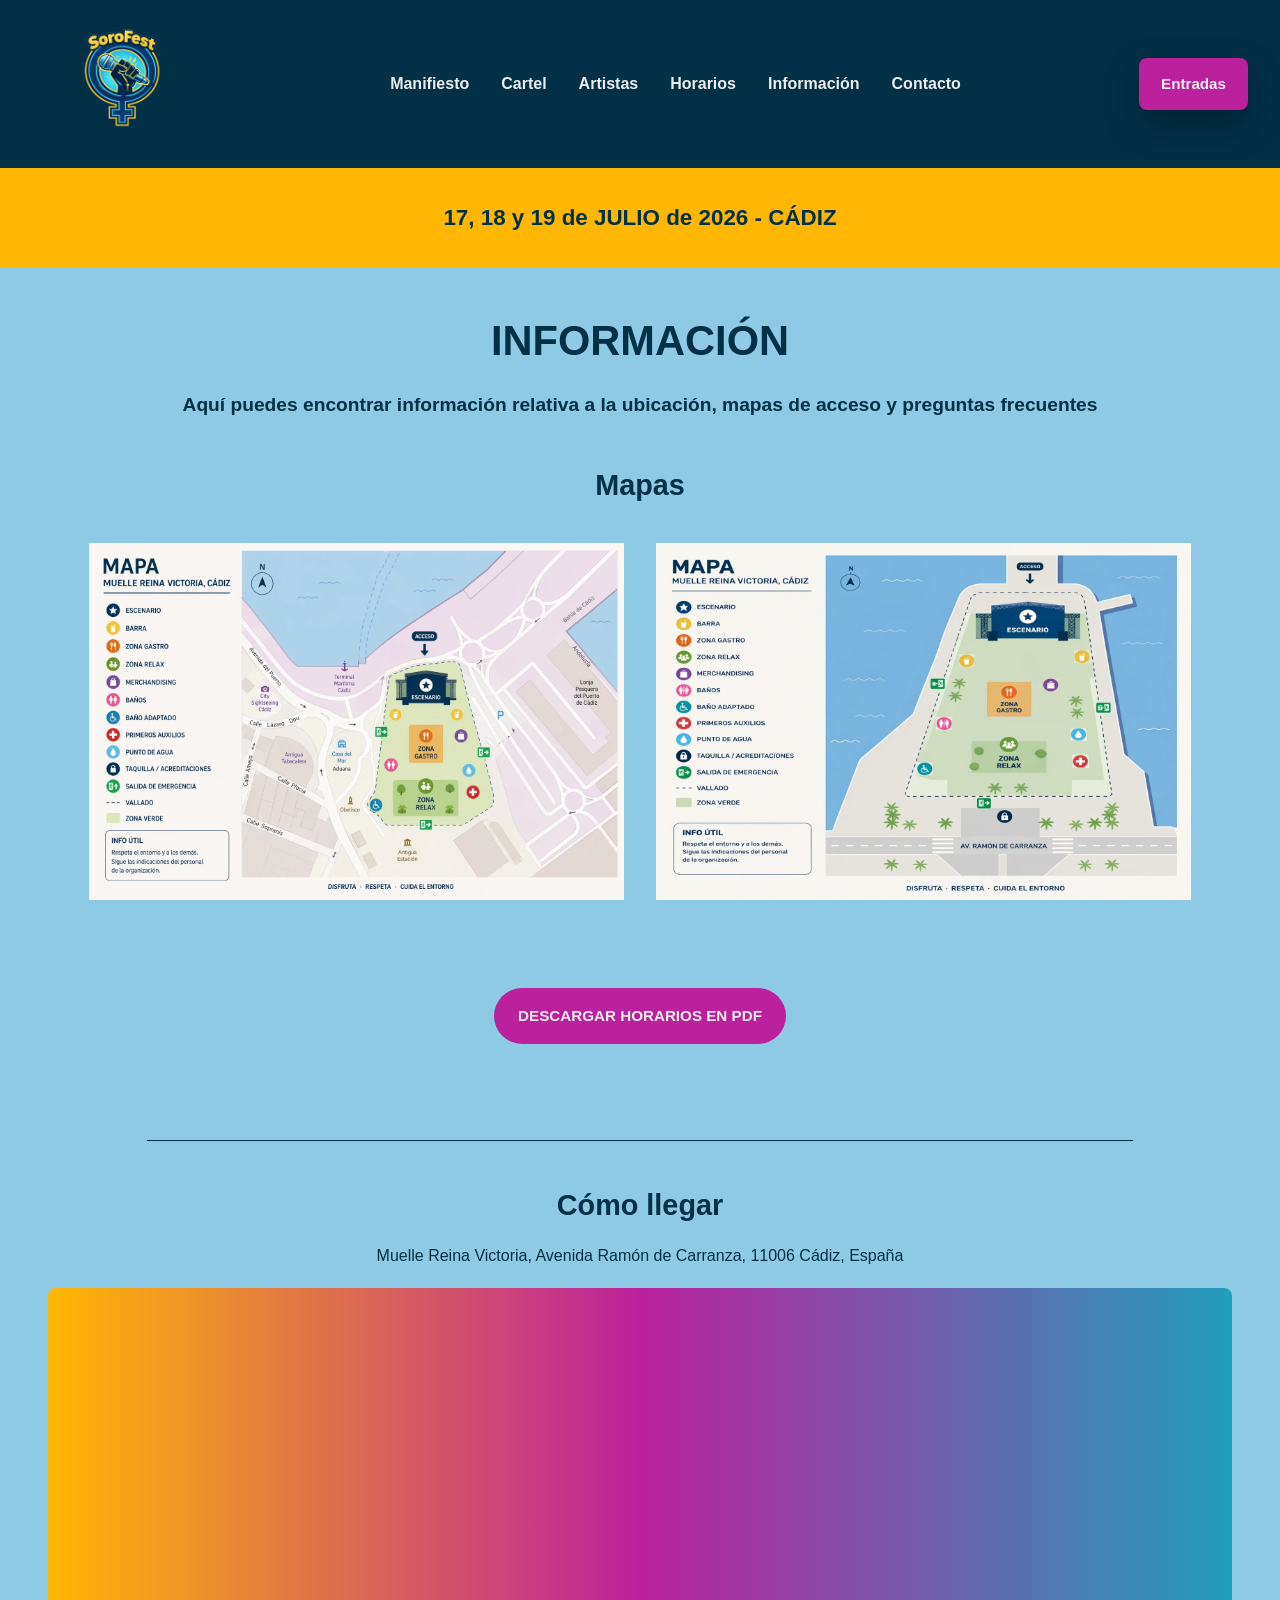
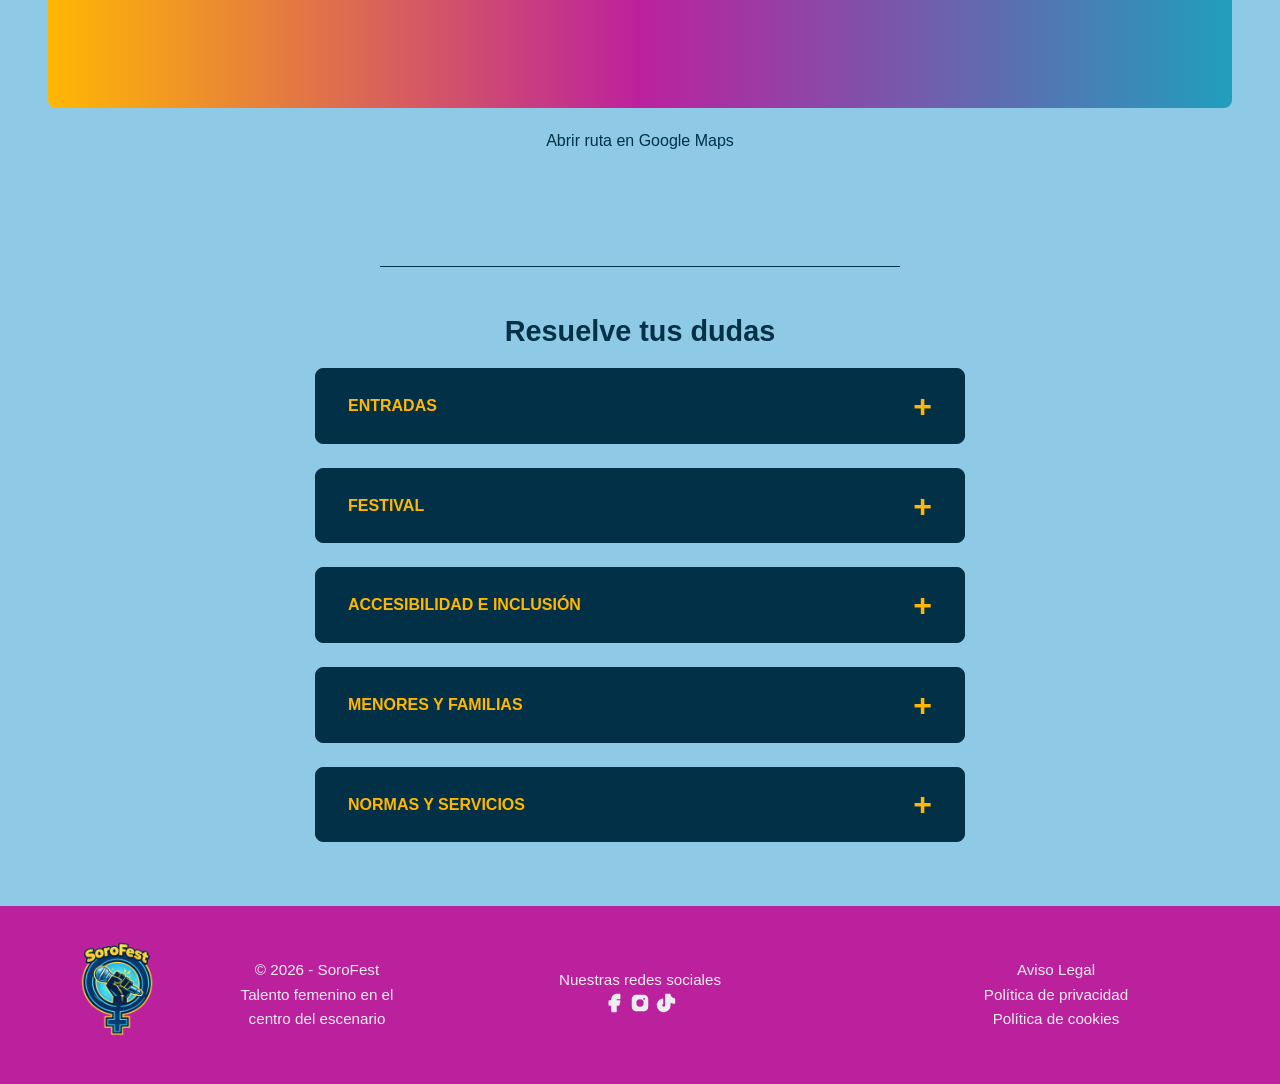
<file: web/informacion.html>
<!DOCTYPE html>
<html lang="es">
<head>
    <meta charset="UTF-8">
    <meta name="viewport" content="width=device-width, initial-scale=1.0">
    <title>SoroFest</title>
    <link rel="preload" as="image" href="assets/img/logo-sorofest.webp" fetchpriority="high">
    <link rel ="stylesheet" href="styles.css">
</head>
<body>
    <header class="topbar">
        <div class="topbar-left">
            <div class="logo">
                <a href="index.html">
                    <img 
                    src="assets/img/logo-sorofest.webp"
                    alt="Logo puño sujetando micrófono"
                    width="120"
                    height="120"
                    decoding="async"
                    >
                </a>    
            </div>
        </div>
        <nav class="topbar-nav">
            <a href="manifiesto.html">Manifiesto</a>
            <a href="cartel.html">Cartel</a>
            <a href="artistas.html">Artistas</a>
            <a href="horarios.html">Horarios</a> 
            <a href="informacion.html">Información</a>
            <a href="contacto.html">Contacto</a>
        </nav>
        <div class="topbar-right">
            <a href="entradas.html" class="btn">Entradas</a>
        </div>
    </header>
    <main>
        <section class="hero">
            <div class="hero-layout">
                <div class="hero-topbar">
                    <p class="dates">17, 18 y 19 de JULIO de 2026 - CÁDIZ</p>
                </div>
            </div>
        </section>
        <section class="info">
            <h1>Información</h1>
            <p class="p-header">Aquí puedes encontrar información relativa a la ubicación, mapas de acceso y preguntas frecuentes</p>
            <div class="header-info">
                <h2>Mapas</h2>
                <div class="imgs-info">
                    <div class="maps">
                        <img 
                        src="assets/img/mapa-exterior.webp" 
                        alt="Mapa exterior acceso a recinto"
                        width="800"
                        height="500"
                        loading="eager"
                        fetchpriority="high"
                        decoding="async"
                        >
                        <img 
                        src="assets/img/mapa-interior.webp" 
                        alt="Mapa interior acceso a recinto"
                        width="800"
                        height="500"
                        loading="eager"
                        fetchpriority="high"
                        decoding="async"
                        >
                    </div>
                    <div class="container-download">
                        <a class="map-download"  href="assets/pdf/horarios-sorofest.pdf" download="">Descargar horarios en pdf</a>
                    </div>
                </div>

            </div>
            <div class="location">
                <h2>Cómo llegar</h2>
                <p>Muelle Reina Victoria, Avenida Ramón de Carranza, 11006 Cádiz, España</p>
                <div class="map-frame">
                    <iframe
                        title="Mapa de ubicación de SoroFest en Cádiz"
                        src="https://www.google.com/maps?q=Muelle+Reina+Victoria+Cádiz&output=embed"
                        width="100%"
                        height="400"
                        loading="lazy"
                        allowfullscreen>
                    </iframe>
                </div>
                <a href="https://www.google.com/maps/dir/?api=1&destination=Muelle+Reina+Victoria+Cádiz" target="_blank" rel="noopener">Abrir ruta en Google Maps</a>
            </div>
            <div class="faqs-container">
                <h2>Resuelve tus dudas</h2>
                <details>
                    <summary>
                        Entradas
                    </summary>
                    <ul>
                        <li>
                            <h4>¿Qué tipos de entrada existen?</h4>
                            <p>En esta primera edición de SoroFest sólo existe un tipo de entrada: entrada general.</p>
                        </li>
                        <li>
                            <h4>¿La entrada sirve para los tres días?</h4>
                            <p>Sí, la entrada general permite el acceso a los tres días del festival.</p>
                        </li>
                    </ul>
                </details>
                <details>
                    <summary>
                        Festival
                    </summary>
                    <ul>
                        <li>
                            <h4>¿Dónde se celebra SoroFest?</h4>
                            <p>SoroFest se celebra en el Muelle Victoria de Cádiz.</p>
                        </li>
                        <li>
                            <h4>¿Cuándo se celebra?</h4>
                            <p>Los días 17, 18 y 19 de Julio 2026.</p>
                        </li>
                    </ul>
                </details>
                <details>
                    <summary>
                        Accesibilidad e inclusión
                    </summary>
                    <ul>
                        <li>
                            <h4>¿El festival será accesible?</h4>
                            <p>Si. La accesibilidad es uno de los principios fundamentales de SoroFest y el rencinto estará adaptado.</p>
                        </li>
                        <li>
                            <h4>¿Es un espacio seguro e inclusivo?</h4>
                            <p>Sí. SoroFest es un espacio abierto a la diversidad, pensado para ofrecer una experiencia segura, cercana e inclusiva.</p>
                        </li>
                    </ul>
                </details>
                <details>
                    <summary>
                        Menores y familias
                    </summary>
                    <ul>
                        <li>
                            <h4>¿Pueden acceder menores de edad?</h4>
                            <p>Si, los menores podrán acceder acompañados por una persona adulta.</p>
                        </li>
                        <li>
                            <h4>¿Habrá espacios para familias y bebés?</h4>
                            <p>Sí. El festival contará con zonas y servicios orientados al cuidado y la atención de bebés y familias.</p>
                        </li>
                    </ul>
                </details>
                <details>
                    <summary>
                        Normas y servicios
                    </summary>
                    <ul>
                        <li>
                            <h4>¿Habrá comida y bebida dentro del recinto?</h4>
                            <p>Si, el festival contará con oferta gastronómica dentro del recinto.</p>
                        </li>
                        <li>
                            <h4>¿Se podrá entrar y salir del recinto?</h4>
                            <p>Sí, el festival permite la entrada y salida del recinto enseñando nuevamente en cada acceso la entrada al festival.</p>
                        </li>
                    </ul>
                </details>
            </div>
        </section>
    </main>
    <footer class="footer">
        <div class="footer-logo">
            <img 
            src="assets/img/logo-sorofest.webp" 
            alt="Logo puño sujetando micrófono"
            width="120"
            height="120"
            loading="lazy"
            decoding="async"
            >
            <div class="footer-text">
                <p>© 2026 - SoroFest</p>
                <p>Talento femenino en el centro del escenario</p>
             </div>
        </div>
        
        <div class="footer-icons">
            <p>Nuestras redes sociales</p>
            <svg xmlns="http://www.w3.org/2000/svg" width="24" height="24" viewBox="0 0 24 24" fill="currentColor" 
            class="icon icon-tabler icons-tabler-filled icon-tabler-brand-facebook"
            ><path stroke="none" d="M0 0h24v24H0z" fill="none" 
            /><path d="M18 2a1 1 0 0 1 .993 .883l.007 .117v4a1 1 0 0 1 -.883 .993l-.117 .007h-3v1h3a1 1 0 0 1 .991 1.131l-.02 .112l-1 4a1 1 0 0 1 
            -.858 .75l-.113 .007h-2v6a1 1 0 0 1 -.883 .993l-.117 .007h-4a1 1 0 0 1 -.993 -.883l-.007 -.117v-6h-2a1 1 0 0 1 -.993 -.883l-.007 
            -.117v-4a1 1 0 0 1 .883 -.993l.117 -.007h2v-1a6 6 0 0 1 5.775 -5.996l.225 -.004h3z" 
            /></svg>
            <svg xmlns="http://www.w3.org/2000/svg" width="24" height="24" viewBox="0 0 24 24" fill="currentColor" 
            class="icon icon-tabler icons-tabler-filled icon-tabler-brand-instagram"
            ><path stroke="none" d="M0 0h24v24H0z" fill="none" 
            /><path d="M16 3a5 5 0 0 1 5 5v8a5 5 0 0 1 -5 5h-8a5 5 0 0 1 -5 -5v-8a5 5 0 0 1 5 -5zm-4 5a4 4 0 0 0 
            -3.995 3.8l-.005 .2a4 4 0 1 0 4 -4m4.5 -1.5a1 1 0 0 0 -.993 .883l-.007 .127a1 1 0 0 0 1.993 .117l.007 
            -.127a1 1 0 0 0 -1 -1" 
            /></svg>
            <svg xmlns="http://www.w3.org/2000/svg" width="24" height="24" viewBox="0 0 24 24" fill="currentColor" 
            class="icon icon-tabler icons-tabler-filled icon-tabler-brand-tiktok"
            ><path stroke="none" d="M0 0h24v24H0z" fill="none" 
            /><path d="M16.083 2h-4.083a1 1 0 0 0 -1 1v11.5a1.5 1.5 0 1 1 -2.519 -1.1l.12 -.1a1 1 0 0 0 .399 -.8v-4.326a1 1 0 0 0 -1.23 
            -.974a7.5 7.5 0 0 0 1.73 14.8l.243 -.005a7.5 7.5 0 0 0 7.257 -7.495v-2.7l.311 .153c1.122 .53 2.333 .868 3.59 .993a1 1 0 0 0 1.099 
            -.996v-4.033a1 1 0 0 0 -.834 -.986a5.005 5.005 0 0 1 -4.097 -4.096a1 1 0 0 0 -.986 -.835z" 
            /></svg>

        </div>
        <div class="footer-legal">
            <a href="#">Aviso Legal</a>
            <a href="#">Política de privacidad</a>
            <a href="#">Política de cookies</a>
        </div>
    </footer>
</body>
</html>
</file>
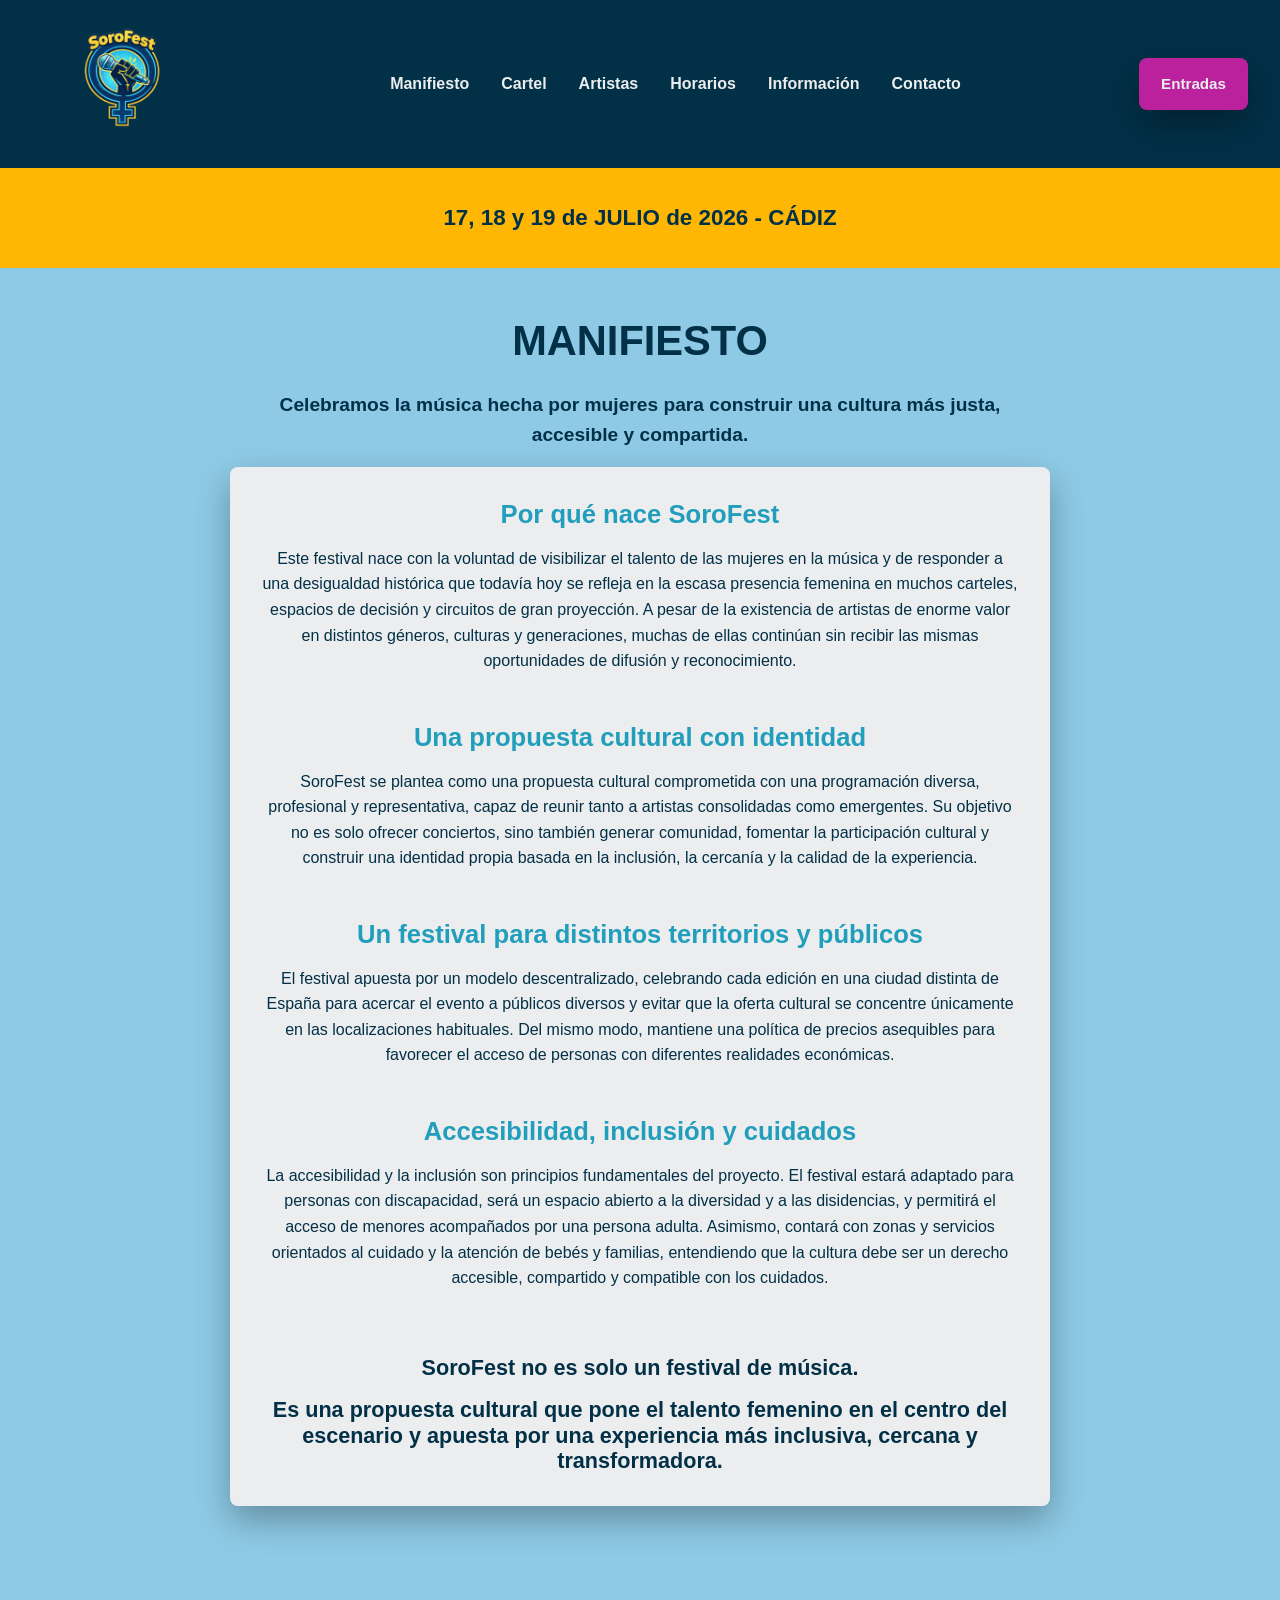
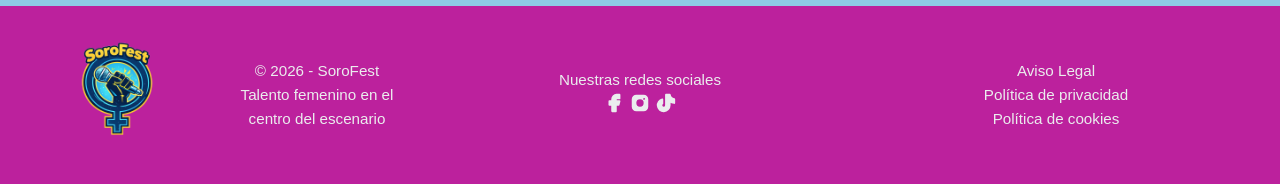
<file: web/manifiesto.html>
<!DOCTYPE html>
<html lang="es">
<head>
    <meta charset="UTF-8">
    <meta name="viewport" content="width=device-width, initial-scale=1.0">
    <title>SoroFest</title>
    <link rel="preload" as="image" href="assets/img/logo-sorofest.webp" fetchpriority="high">
    <link rel ="stylesheet" href="styles.css">
</head>
<body>
    <header class="topbar">
        <div class="topbar-left">
            <div class="logo">
                <a href="index.html">
                    <img 
                    src="assets/img/logo-sorofest.webp" 
                    alt="Logo puño sujetando micrófono"
                    width="120"
                    height="120"
                    decoding="async"
                    >
                </a> 
            </div>
        </div>
        <nav class="topbar-nav">
            <a href="manifiesto.html">Manifiesto</a>
            <a href="cartel.html">Cartel</a>
            <a href="artistas.html">Artistas</a>
            <a href="horarios.html">Horarios</a> 
            <a href="informacion.html">Información</a>
            <a href="contacto.html">Contacto</a>
        </nav>
        <div class="topbar-right">
            <a href="entradas.html" class="btn">Entradas</a>
        </div>
    </header>
    <main>
        <section class="hero">
            <div class="hero-layout">
                <div class="hero-topbar">
                    <p class="dates">17, 18 y 19 de JULIO de 2026 - CÁDIZ</p>
                </div>
            </div>
        </section>
        <section class="manifest">
            <div class="manifest-header">
                <h1>Manifiesto</h1>
                <p class="p-header">Celebramos la música hecha por mujeres para construir una cultura más justa, accesible y compartida.</p>
            </div>
            <div class="manifest-content">
                <h2>Por qué nace SoroFest</h2>
                <p>Este festival nace con la voluntad de visibilizar el talento de las mujeres en la música y de responder 
                a una desigualdad histórica que todavía hoy se refleja en la escasa presencia femenina en muchos carteles, 
                espacios de decisión y circuitos de gran proyección.
                A pesar de la existencia de artistas de enorme valor en distintos géneros, culturas y generaciones, 
                muchas de ellas continúan sin recibir las mismas oportunidades de difusión y reconocimiento.
                </p>
                <h2>Una propuesta cultural con identidad</h2>
                <p>SoroFest se plantea como una propuesta cultural comprometida con una programación diversa, profesional y representativa, 
                capaz de reunir tanto a artistas consolidadas como emergentes.
                Su objetivo no es solo ofrecer conciertos, sino también generar comunidad, 
                fomentar la participación cultural y construir una identidad propia basada en la inclusión, la cercanía y la calidad de la experiencia.
                </p>
                <h2>Un festival para distintos territorios y públicos</h2>
                <p>El festival apuesta por un modelo descentralizado, celebrando cada edición en una ciudad distinta de España para 
                acercar el evento a públicos diversos y evitar que la oferta cultural se concentre únicamente en las localizaciones habituales.
                Del mismo modo, mantiene una política de precios asequibles para favorecer el acceso de personas con diferentes realidades económicas.
                </p>
                <h2>Accesibilidad, inclusión y cuidados</h2>
                <p>La accesibilidad y la inclusión son principios fundamentales del proyecto.
                El festival estará adaptado para personas con discapacidad, será un espacio abierto a la diversidad 
                y a las disidencias, y permitirá el acceso de menores acompañados por una persona adulta.
                Asimismo, contará con zonas y servicios orientados al cuidado y la atención de bebés y familias, 
                entendiendo que la cultura debe ser un derecho accesible, compartido y compatible con los cuidados.
                </p>
                <div class="cierre">
                    <h3>SoroFest no es solo un festival de música. </h3>
                    <h3>Es una propuesta cultural que pone el talento femenino en el centro del escenario 
                    y apuesta por una experiencia más inclusiva, cercana y transformadora.
                    </h3>
                </div>
            </div>
           
            
        </section>
    </main>
   <footer class="footer">
        <div class="footer-logo">
            <img 
            src="assets/img/logo-sorofest.webp" 
            alt="Logo puño sujetando micrófono"
            width="120"
            height="120"
            loading="lazy"
            decoding="async"
            >
            <div class="footer-text">
                <p>© 2026 - SoroFest</p>
                <p>Talento femenino en el centro del escenario</p>
             </div>
        </div>
        
        <div class="footer-icons">
            <p>Nuestras redes sociales</p>
            <svg xmlns="http://www.w3.org/2000/svg" width="24" height="24" viewBox="0 0 24 24" fill="currentColor" 
            class="icon icon-tabler icons-tabler-filled icon-tabler-brand-facebook"
            ><path stroke="none" d="M0 0h24v24H0z" fill="none" 
            /><path d="M18 2a1 1 0 0 1 .993 .883l.007 .117v4a1 1 0 0 1 -.883 .993l-.117 .007h-3v1h3a1 1 0 0 1 .991 1.131l-.02 .112l-1 4a1 1 0 0 1 
            -.858 .75l-.113 .007h-2v6a1 1 0 0 1 -.883 .993l-.117 .007h-4a1 1 0 0 1 -.993 -.883l-.007 -.117v-6h-2a1 1 0 0 1 -.993 -.883l-.007 
            -.117v-4a1 1 0 0 1 .883 -.993l.117 -.007h2v-1a6 6 0 0 1 5.775 -5.996l.225 -.004h3z" 
            /></svg>
            <svg xmlns="http://www.w3.org/2000/svg" width="24" height="24" viewBox="0 0 24 24" fill="currentColor" 
            class="icon icon-tabler icons-tabler-filled icon-tabler-brand-instagram"
            ><path stroke="none" d="M0 0h24v24H0z" fill="none" 
            /><path d="M16 3a5 5 0 0 1 5 5v8a5 5 0 0 1 -5 5h-8a5 5 0 0 1 -5 -5v-8a5 5 0 0 1 5 -5zm-4 5a4 4 0 0 0 
            -3.995 3.8l-.005 .2a4 4 0 1 0 4 -4m4.5 -1.5a1 1 0 0 0 -.993 .883l-.007 .127a1 1 0 0 0 1.993 .117l.007 
            -.127a1 1 0 0 0 -1 -1" 
            /></svg>
            <svg xmlns="http://www.w3.org/2000/svg" width="24" height="24" viewBox="0 0 24 24" fill="currentColor" 
            class="icon icon-tabler icons-tabler-filled icon-tabler-brand-tiktok"
            ><path stroke="none" d="M0 0h24v24H0z" fill="none" 
            /><path d="M16.083 2h-4.083a1 1 0 0 0 -1 1v11.5a1.5 1.5 0 1 1 -2.519 -1.1l.12 -.1a1 1 0 0 0 .399 -.8v-4.326a1 1 0 0 0 -1.23 
            -.974a7.5 7.5 0 0 0 1.73 14.8l.243 -.005a7.5 7.5 0 0 0 7.257 -7.495v-2.7l.311 .153c1.122 .53 2.333 .868 3.59 .993a1 1 0 0 0 1.099 
            -.996v-4.033a1 1 0 0 0 -.834 -.986a5.005 5.005 0 0 1 -4.097 -4.096a1 1 0 0 0 -.986 -.835z" 
            /></svg>

        </div>
        <div class="footer-legal">
            <a href="#">Aviso Legal</a>
            <a href="#">Política de privacidad</a>
            <a href="#">Política de cookies</a>
        </div>
    </footer>
</body>
</html>
</file>
<file: web/styles.css>
:root {
    /* Colores */
    --color-principal: #023047;
    --color-secundario: #219EBC;
    --bg-color: #8ecae6;
    --color-destacado: #ffb703;
    --color-text: #ebedee;
    --color-banda: #BC219D;

    /* Espaciado */
    --space-1: 0.5rem;
    --space-2: 1rem;
    --space-3: 1.5rem;
    --space-4: 2rem;
    --space-5: 3rem;
    --space-6: 4rem;
    --space-7: 2.5rem;
    --space-8: 3rem;
    --space-9: 3.75rem;
    --space-10: 5rem;

    /* Borde */
    --border-radius: 8px;

    /* Sombra*/
    --shadow: 0 14px 35px rgba(0,0,0,.30);

    /* Tipografía */
    --font-base: Arial, Helvetica, sans-serif;
    --font-heading: 'Poppins', sans-serif;

    /* Contenedores */
    --container-padding: 1.25rem;
    --container-padding-lg: 2.5rem;
    --max-width-site: 1400px;
    --max-width-content: 1200px;
    --max-width-text: 700px;

    /* Transiciones */
    --transition-fast: 0.2s ease;
    --transition-normal: 0.3s ease;

   
}

/* ESTILOS GENERALES */
*,
*::before,
*::after {
  box-sizing: border-box;
}

* {
  margin: 0;
  padding: 0;
}

html {
    scroll-behavior: smooth;
}

body {
    font-family: var(--font-base);
    line-height: 1.6;
    background-color: var(--bg-color);
    color: var(--color-principal); 
}

a {
    text-decoration: none;
}
/* ESTILOS DE TEXTOS */

h1, h2, h3, h4 {
  font-family: var(--font-heading);
  line-height: 1.2;
}

h1 {
    font-size: 2.6rem;
    text-align: center;
    text-transform: uppercase;
}

h2 {
    font-size: 1.8rem;
}

h3 {
    font-size: 1.6rem;
}

h4 {
  font-size: 1.2rem;
}

p {
    font-size: 1rem;;
}

.p-header {
  font-size: 1.2rem;
  text-align: center;
  font-weight: bold;
  margin-top: var(--space-3);
}

/* ESTILOS BOTONES */

.btn {
    background-color: var(--color-banda);
    color: var(--color-text);
    padding: 20px 40px;
    border-radius: var(--border-radius);
    font-weight: bold;
    box-shadow: var(--shadow);
    cursor: pointer;
}

.btn:hover {
    background-color: var(--color-destacado);
    color: var(--color-principal);
}

/* ESTILOS TOPBAR Y NAV */
.topbar {
    position: relative;
    display: flex;
    justify-content: space-between;
    align-items: center;
    padding: var(--space-4) var(--container-padding-lg);
    min-height: 80px;
    background-color: var(--color-principal);
    color: var(--color-secundario);
}

.topbar-left,
.topbar-right {
    display:flex;
    align-items: center;
    z-index: 2;
}

.topbar-nav{
    position: absolute;
    left: 50%;
    transform: translateX(-50%);
    display: flex;
    align-items: center;
    gap: var(--space-10);
    font-size: 1.4rem;
}

.logo img {
    width: 250px;
    height: auto;
    display: block;
}

.topbar-nav a {
    color: var(--color-text);
    font-weight: bold;
    transition: var(--transition-fast);
}

.topbar-nav a:hover {
    color: var(--color-destacado);
}

/* ESTILOS DE HERO */

.hero-topbar {
    background-color: var(--color-destacado);
    padding: var(--space-4);
    color: var(--color-principal);
    font-size: 1.6rem;
    font-weight: bold;
    text-align: center;

}

.hero-content {
    position: relative;
    height: 70vh;
    display: flex;
    align-items: center;
    justify-content: center;
    overflow: hidden;
    text-align: center;
    line-height: 0;
}

.hero-media {
    position: absolute;
    inset: 0;
    z-index: 1;
    line-height: 0;
}

.hero-video {
    display: block;
    width: 100%;
    height: 100%;
    object-fit: cover;
    opacity: 0.5;
    filter: saturate(0.9) contrast(0.95);
}

.hero-text {
    position: relative;
    z-index: 3;
    color: var(--color-text);
    padding-inline: var(--space-4);
    display: flex;
    flex-direction: column;
    align-items: center;
    justify-content: center;
    gap: var(--space-9);
}

.hero-text h2,
.hero-text h3 {
    margin: 0;
    text-shadow: 0 2px 12px rgba(0, 0, 0, 0.45);
}

.hero-text h2 {
    font-size: clamp(2rem, 5vw, 4.5rem);
    font-weight: 700;
}

.hero-text h3 {
  font-size: clamp(1rem, 2vw, 1.5rem);
  font-weight: 400;
}

.dates {
    font-size: 1.4rem;
    font-weight: 900;
}

/* ESTILO BOTTOM-BAR */
.hero-bottombar {
  position: absolute;
  left: 0;
  bottom: 0;
  width: 100%;
  height: var(--space-9);
  z-index: 4;
  background: linear-gradient(
    90deg, 
    var(--color-destacado), 
    var(--color-banda), 
    var(--color-secundario)
  ) 
}

/* ESTILOS SECCIÓN FOOTER */

.footer {
    background-color: var(--color-banda);
    display: grid;
    grid-template-columns: repeat(3, 1fr);
    text-align: center;
    align-items: center;
    gap: var(--space-5);
    padding: var(--space-4) var(--container-padding-lg);
    color: var(--color-text);

}

.footer-logo {
  display: flex;
  flex-direction: row;
  align-items: center;
  gap: var(--space-3);
}

.footer-logo img {
  width: 190px;
  height: auto;
  display: block;
}

.icon {
    color: var(--color-text);
    transition: color var(--transition-fast);
}

.icon:hover {
    cursor: pointer;
    color: var(--color-destacado);
}
.footer-legal a {
    display: flex;
    flex-direction: column;
    color: var(--color-text);
    transition: color var(--transition-fast);
}
.footer-legal a:hover {
    cursor: pointer;
    color: var(--color-destacado);
}

/* ESTILO CARTEL */
.festival-lineup-poster {
  background: var(--bg-color);
  padding: var(--space-3) var(--space-4) var(--space-10);
}

.lineup-inner {
  display: flex;
  flex-direction: column;
  gap: 0;
  max-width: 1100px;
  margin: 0 auto;
  background-color: var(--bg-color);
  border-radius: var(--border-radius);
  padding: var(--space-8) var(--space-6);
}

.lineup-inner > img {
  margin-bottom: var(--space-1);
}

.day-block {
  padding-block: var(--space-5);
}

.day-block:first-of-type {
  padding-top: 0;
}

.day-title {
  width: min(100%, 31.25rem);
  margin: 0 auto var(--space-5);
  color: var(--color-principal);
  font-size: clamp(1rem, 2vw, 1.3rem);
  font-weight: 900;
  text-transform: uppercase;
  letter-spacing: 0.12em;
  border-radius: var(--border-radius);
  border: 8px solid transparent;
  background:
    linear-gradient(var(--bg-color), var(--bg-color)) padding-box,
    linear-gradient(90deg, var(--color-destacado), var(--color-banda), var(--color-secundario)) 
    border-box;
  padding: var(--space-2) var(--space-4);
  text-align: center;
  position: relative;
}

.day-title::before,
.day-title::after {
  content: "";
  position: absolute;
  top: 50%;
  width: 18px;
  height: 18px;
  background: var(--color-banda);
  border-radius: 50%;
  transform: translateY(-50%);
}

.day-title::before {
  left: var(--space-5);
}

.day-title::after {
  right: var(--space-5);
}

.artists-list {
  display: flex;
  flex-direction: column;
  gap: var(--space-3);
  align-items: center;
}

.artist {
  text-transform: uppercase;
  font-weight: 900;
  line-height: 0.95;
  color: var(--color-principal);
  word-break: break-word;
  text-align: center;
}

.artist-lg { font-size: clamp(2.2rem, 5vw, 3.8rem); }
.artist-md { font-size: clamp(1.2rem, 3vw, 2.1rem); }

/* SECCIÓN DE MANIFIESTO */

.manifest {
  padding: var(--space-5) var(--space-4) var(--space-8);
}

.manifest-header {
  max-width: 900px;
  text-align: center;
  margin: 0 auto;
  padding: var(--space-2);
}

.manifest-header p {
  margin-top: var(--space-3);
}

.manifest-content {
  display: flex;
  flex-direction: column;
  gap: var(--space-3);
  margin: 0 auto;
  width: min(90%, 900px);
  padding: 40px;
  margin-bottom: 40px;
  border-radius: var(--border-radius);
  box-shadow: var(--shadow);
  background-color: var(--color-text);
  margin-bottom: 80px;
  text-align: center;
}

.manifest-content h2 {
    color: var(--color-secundario)
}

.manifest-content p {
  margin-bottom: 40px;
}

.cierre {
  display: flex;
  flex-direction: column;
  gap: var(--space-3);
  text-align: center;
  padding-top: var(--space-2);
  color: var(--color-principal);
}

/* ESTILOS ARTISTAS */
.artist-container {
  padding: var(--space-6) var(--space-4) var(--space-8);
}

.artist-container h1 {
  width: min(90%, 900px);
  margin: 0 auto;
}

.grid-card {
  display: grid;
  grid-template-columns: repeat(3, minmax(0, 1fr));
  gap: var(--space-5);
  max-width: 1200px;
  margin: 0 auto;
  
}

.artist-card {
  margin-top: var(--space-3);
  background: linear-gradient(
    90deg,
    var(--color-destacado),
    var(--color-banda),
    var(--color-secundario)
  );
  border-radius: var(--border-radius);
  padding: var(--space-3);
  box-shadow: var(--shadow);
  text-align: center;
}

.artist-card img {
  width: 100%;
  height: 500px;
  object-fit: cover;
  border-radius: var(--border-radius);
  
}

.artist-card  h3{
  text-transform: uppercase;
  margin: var(--space-3) 0 0;
  color: var(--color-principal);
  font-size: 1.6rem;
}

.artist-card p {
  color: var(--color-secundario);
  font-size: 1.2rem;
}

/* ESTILOS HORARIOS */
.schedule {
  padding: var(--space-6) var(--space-4) var(--space-8);
}

.title-schedule,
.info-schedule {
  width: min(90%, 900px);
  margin-left: auto;
  margin-right: auto;
  margin-bottom: 20px;
  text-align: center;
}

.container-days {
  display: grid;
  grid-template-columns: repeat(3, minmax(0, 1fr));
  gap: var(--space-5);
  max-width: 1400px;
  margin: 0 auto;
}

.day {
  overflow: hidden;
  border-radius: var(--border-radius);
  box-shadow: var(--shadow);
}

.day-header {
  background: var(--color-principal);
  color: var(--color-text);
  padding: var(--space-4) var(--space-4) var(--space-3);
}

.day-date {
    margin: 0;
    font-size: 1.2rem;
    line-height: 1.2;
    font-weight: 900;
    text-transform: uppercase;
}

.day-stage {
  display: inline-block;
  margin-top: var(--space-2);
  padding: var(--space-1) var(--space-2);
  border-radius: var(--border-radius);
  background: var(--color-destacado);
  color: var(--color-principal);
  font-weight: 900;
  text-transform: uppercase;
  font-size: 0.78rem;
  letter-spacing: 0.08em;
}

.day-content {
  padding: 40px;
}

.bar {
  display: grid;
  grid-template-columns: 110px 1fr;
  gap: var(--space-2);
  align-items: center;
  padding: var(--space-2);
  border-radius: var(--border-radius);
  background: rgba(255, 255, 255, 0.28);
}

.bar + .bar {
  margin-top: 12px;
}

.bar-time {
  display: inline-flex;
  justify-content: center;
  align-items: center;
  min-height: 48px;
  padding: var(--space-1) var(--space-2);
  border-radius: var(--border-radius);
  background: var(--color-banda);
  color: var(--color-text);
  font-weight: 900;
  text-align: center;
  line-height: 1.1;
  font-size: 0.92rem;
}

.bar-artist {
  font-weight: 900;
  color: var(--color-principal);
  font-size: 1.08rem;
  text-transform: uppercase;
}

.container-download {
  display: flex;
  justify-content: center;
  margin-top: var(--space-6);
}

.container-download a {
  background-color: var(--color-banda);
  color: var(--color-text);
  padding: var(--space-2) var(--space-3);
  border-radius: 900px;
  text-transform: uppercase;
}

/* ESTILO SECCIÓN INFORMACIÓN */

.info {
  display: flex;
  flex-direction: column;
  padding: var(--space-6) var(--space-4) var(--space-8);
}

.header-info {
  display: flex;
  flex-direction: column;
  gap: var(--space-2);
  margin: var(--space-6);
  
}

.header-info h2 {
  text-align: center;
  margin: 0 auto;
}

.imgs-info {
  max-width: 1400px;
  margin: 0 auto;
  align-items: start;
}

.maps {
  display: grid;
  grid-template-columns: repeat(2, minmax(0, 1fr));
  gap: var(--space-6);
  align-items: center;
  justify-content: center;
  padding: var(--space-4);
  overflow: hidden;
}

.maps h3 {
  margin: 0;
}

.imgs-info img {
  display: block;
  width: 100%;
  height: 100%;
  object-fit: contain;
  display: block;
}

.location {
  position: relative;
  display: flex;
  flex-direction: column;
  padding: 20px;
  text-align: center;
  gap: 20px;
  margin-bottom: 40px;
}

.location a {
  color: var(--color-principal);
}

.location a:hover{
  color: var(--color-banda);
}

.map-frame {
  padding: 10px;
  background: linear-gradient(
    90deg,
    var(--color-destacado),
    var(--color-banda),
    var(--color-secundario)
  );
  border-radius: var(--border-radius);
}

.map-frame iframe {
  display: block;
  border: 0;
  border-radius: var(--border-radius);
}

.faqs-container {
  position: relative;
  width: min(100%, 700px);
  margin: 0 auto;
}

.faqs-container h2 {
  text-align: center;
  margin-bottom: 20px;
}

.faqs-container details {
  margin-bottom: var(--space-3);
  border: 1px solid var(--color-principal);
  border-radius: var(--border-radius);
  background-color: var(--color-principal);
  overflow: hidden;
  color: var(--color-text);
  
}

.faqs-container summary {
  list-style: none;
  cursor: pointer;
  padding: var(--space-3) var(--space-4);
  font-weight: 700;
  text-transform: uppercase;
  position: relative;
  color: var(--color-destacado)
}

.faqs-container p {
  margin-bottom: var(--space-4);
}

.faqs-container summary::-webkit-details-marker {
  display: none;
}

.faqs-container summary::marker {
  display: none;
}

.faqs-container summary::after {
  content: "+";
  position: absolute;
  right:  var(--space-4);
  top: 50%;
  transform: translateY(-50%) rotate(0deg);
  font-size: 32px;
  line-height: 1;
  transition: transform 0.4s ease;
}

.faqs-container details[open] summary::after {
  transform: translateY(-50%) rotate(135deg);
}

.faqs-container ul {
  margin: 0;
  padding: 0 var(--space-4) var(--space-3);
  list-style: none;
}

.info > .location,
.info > .faqs-container {
  position: relative;
  margin-top: 3rem;
  padding-top: 3rem;
}

.info > .location::before,
.info > .faqs-container::before {
  content: "";
  position: absolute;
  top: 0;
  left: 10%;
  width: 80%;
  height: 1px;
  background-color: var(--color-principal);
}

.container-download {
  display: flex;
  justify-content: center;
  margin-top: var(--space-6);
}


.map-download {
  background-color: var(--color-banda);
  color: var(--color-text);
  padding: var(--space-2) var(--space-2);
  border-radius: 999px;
  text-transform: uppercase;
  font-size: 0.95rem;
  font-weight: 700;
}


/* ESTILO SECCIÓN FORM */

.contact-section{
  padding: var(--space-6) var(--space-4) var(--space-8);
}

.contact-header {
  width: min(90%, 900px);
  margin: 0 auto var(--space-5);
  color: var(--color-principal);
  text-align: center;
}

.contact-header p {
  margin-top: var(--space-3);
}

.form {
  display: flex;
  flex-direction: column;
  gap: var(--space-4);
  margin: 0 auto;
  width: min(90%, 900px);
  padding: var(--space-7);
  font-size: 1rem;
  background-color: var(--color-text);
  border-radius: var(--border-radius);
  box-shadow: var(--shadow);
}

.form label {
  display: flex;
  flex-direction: column;
  gap: var(--space-2);
  width: 100%;
  text-align: left;
  color: var(--color-secundario);
  font-weight: bold;
  font-size:large;
}

.form input,
.form textarea {
  width: 100%;
  border-radius: var(--border-radius);
  border: 1px solid rgba(255, 255, 255, .14);
  padding: var(--space-3);
  font-size: 1rem;
  box-shadow: var(--shadow);
}

.form textarea {
  min-height: 120px;
  resize: none;
}

.form select {
  width: 100%;
  padding: 10px;
  border-radius: var(--border-radius);
  border: 1px solid rgba(255, 255, 255, .14);
  padding: var(--space-3);
  font-size: 1rem;
  color:#767c86;
  box-shadow: var(--shadow);
}

.form input:focus,
.form textarea:focus,
.form select:focus {
  outline: none;
  border-color: var(--color-secundario);
  box-shadow: var(--shadow);
}

.btn-enviar {
  align-self: center;
  width: auto;
  min-width: 100px;
  background-color: var(--color-secundario);
  color: var(--color-text);
  padding: var(--space-4) var(--space-6);
  border-radius: var(--border-radius);
  font-weight: bold;
  box-shadow: var(--shadow);
  cursor: pointer;
  font-size: 1rem;
  border:none;
}

.btn-enviar:hover {
  background-color: var(--color-principal);
  color: var(--color-text);
}


/* ESTILOS SECCIÓN ENTRADAS */

.tickets {
  width: min(90%, 1400px);
  margin: 0 auto;
  padding: var(--space-6) var(--space-6);
}

.header-tickets {
  text-align: center;
  margin-bottom: var(--space-10);
  padding-bottom: var(--space-10);
}

.header-tickets h1 {
  margin: 0 0 var(--space-3);
}

.header-tickets p {
  margin: 0;
}

.container-tickets {
  display:grid;
  grid-template-columns: repeat(3, 1fr);
  align-items: center;
  gap: var(--space-3);
  margin-top: var(--space-6);

}

.ticket-img {
  display: flex;
  justify-content: center;
}

.ticket-img img {
  width: 100%;
  max-width: 600px;
  height: auto;
}

.container-info {
  width: 100%;
  max-width: 600px;
  min-height: 100%;
  background: linear-gradient(180deg, var(--color-principal) 0%, #012635 100%);
  border: 3px solid var(--color-secundario);
  border-radius: var(--border-radius);
  padding: var(--space-6) var(--space-5);
  box-shadow: 0 10px 30px var(--shadow);
  display: flex;
  flex-direction: column;
  gap: 18px;
  color: var(--color-text);
  position: relative;
  overflow: hidden;
  box-sizing: border-box;
}

.container-info-promo {
  width: 100%;
  max-width: 600px;
  min-height: 100%;
  background: linear-gradient(180deg, var(--color-banda) 0%, #012635 100%);
  border: 3px solid var(--color-secundario);
  border-radius: var(--border-radius);
  padding: var(--space-6) var(--space-5);
  box-shadow: 0 10px 30px var(--shadow);
  display: flex;
  flex-direction: column;
  gap: 18px;
  color: var(--color-text);
  position: relative;
  overflow: hidden;
  box-sizing: border-box;
}

.container-info-promo h3 {
  margin: 0;
  font-size: 1.8rem;
  font-weight: 800;
  text-transform: uppercase;
  color: var(--color-destacado);
  letter-spacing: 1px;
}

.container-info-promo::before {
  content: "";
  position: absolute;
  top: 0;
  left: 0;
  width: 100%;
  height: 8px;
  background: linear-gradient(90deg, var(--color-destacado), var(--color-banda), var(--color-secundario));
}

.container-info::before {
  content: "";
  position: absolute;
  top: 0;
  left: 0;
  width: 100%;
  height: 8px;
  background: linear-gradient(90deg, var(--color-destacado), var(--color-banda), var(--color-secundario));
}

.container-info h3 {
  margin: 0;
  font-size: 1.8rem;
  font-weight: 800;
  text-transform: uppercase;
  color: var(--color-destacado);
  letter-spacing: 1px;
}

.description {
  margin: 0;
  font-size: 1rem;
  line-height: 1.5;
  color: var(--color-text);
}

.price {
  margin: 0;
  font-size: 2.2rem;
  font-weight: 900;
  color: var(--color-text);
  text-shadow: 2px 2px 0 var(--color-secundario);
}

.container-amount {
  width: 100%;
}

.amount {
  width: 100%;
  padding: 14px 20px;
  border: 2px solid var(--color-secundario);
  border-radius: var(--border-radius);
  background: var(--color-principal);
  color: var(--color-text);
  font-size: 1rem;
  font-weight: 700;
  cursor: pointer;
  outline: none;
}

.amount:focus {
  border-color: var(--color-destacado);
  box-shadow: 0 0 0 4px var(--shadow);
}

.button {
  display: inline-block;
  text-align: center;
  text-decoration: none;
  background: var(--color-banda);
  color: var(--color-text);
  font-weight: 800;
  font-size: 1rem;
  padding: var(--space-3) var(--space-4);
  border-radius: var(--border-radius);
  transition: all 0.25s ease;
  text-transform: uppercase;
  box-shadow: 0 8px 18px var(--shadow);
}

.button:hover {
  background: var(--color-destacado);
  color: var(--color-principal);
  transform: translateY(-2px);
  box-shadow: 0 12px 20px var(--shadow);
}

.container-info-promo .button {
  background-color: var(--color-destacado);
  color: var(--color-principal);
}

.container-info-promo .button:hover {
  background-color: var(--color-secundario);
}


.authorization {
  position: relative;
  display: flex;
  flex-direction: column;
  gap: var(--space-3);
  text-align: center;
  margin-top: var(--space-8);
  background-color: var(--color-text);
  padding: var(--space-7);
  border-radius: var(--border-radius);
}

.authorization a {
  background-color: var(--color-principal);
  color: var(--color-text);
  padding: var(--space-2) var(--space-4);
  margin-top: var(--space-3);
  border-radius: var(--border-radius);
  text-transform: uppercase;
  align-self: center;
  width: auto;
  min-width: 100px;
}

.authorization a:hover {
  background-color: var(--color-secundario);
}

.authorization::before {
  content: "";
  position: absolute;
  top: -2.5rem;
  left: 10%;
  width: 80%;
  height: 1px;
  background-color: var(--color-principal);
}


/* MEDIA QUERIES */

/* Móvil */
@media (max-width: 768px) {

  h1 {
    font-size: 1.8rem;
  }

  h2 {
    font-size: 1.4rem;
  }

  h3 {
    font-size: 1.2rem;
  }

  h4 {
    font-size: 1.1rem;
  }

  p {
    font-size: 0.95rem;
  }

  .p-header {
    font-size: 1rem;
    margin-top: var(--space-2);
    padding-inline: var(--space-2);
  }

  .btn {
    padding: 14px 24px;
    font-size: 0.95rem;
    text-align: center;
  }

  .topbar {
    flex-direction: column;
    justify-content: center;
    padding: var(--space-3) var(--space-2);
    gap: var(--space-3);
    text-align: center;
  }

  .topbar-left,
  .topbar-right {
    justify-content: center;
    width: 100%;
  }

  .topbar-nav {
    position: static;
    transform: none;
    width: 100%;
    flex-direction: column;
    justify-content: center;
    gap: var(--space-2);
    font-size: 1rem;
  }

  .logo img {
    width: 160px;
  }

  .hero-topbar {
    font-size: 1rem;
    padding: var(--space-2);
  }

  .hero-content {
    height: auto;
    min-height: 70vh;
    padding: var(--space-5) var(--space-2);
  }

  .hero-text {
    gap: var(--space-4);
    padding-inline: var(--space-2);
  }

  .hero-text h2 {
    font-size: clamp(1.6rem, 8vw, 2.4rem);
    line-height: 1.15;
  }

  .hero-text h3 {
    font-size: 1rem;
    line-height: 1.4;
  }

  .dates {
    font-size: 1rem;
    text-align: center;
  }

  .hero-bottombar {
    height: 2.2rem;
  }

  .footer {
    grid-template-columns: 1fr;
    gap: var(--space-4);
    padding: var(--space-4) var(--space-3);
    text-align: center;
  }

  .footer-logo {
    flex-direction: column;
    justify-content: center;
    gap: var(--space-3);
  }

  .footer-logo img {
    width: 140px;
    height: auto;
  }

  .footer-text {
    text-align: center;
    align-items: center;
  }

  .footer-icons {
    gap: var(--space-2);
  }

  .footer-icons svg {
    width: 22px;
    height: 22px;
  }

  .footer-legal {
    gap: var(--space-2);
  }

  .footer-text p,
  .footer-icons p,
  .footer-legal a {
    font-size: 0.95rem;
  }

  .festival-lineup-poster {
    padding: var(--space-2) var(--space-2) var(--space-6);
  }

  .lineup-inner {
    max-width: 100%;
    padding: var(--space-4) var(--space-2);
  }

  .lineup-inner > img {
    width: 100%;
    height: auto;
  }

  .day-block {
    padding-block: var(--space-3);
  }

  .day-title {
    width: 100%;
    margin-bottom: var(--space-3);
    padding: 0.9rem 2.5rem;
    font-size: 0.95rem;
    border-width: 4px;
    letter-spacing: 0.08em;
  }

  .day-title::before,
  .day-title::after {
    width: 10px;
    height: 10px;
  }

  .day-title::before {
    left: 1rem;
  }

  .day-title::after {
    right: 1rem;
  }

  .artists-list {
    gap: var(--space-2);
  }

  .artist {
    line-height: 1.1;
  }

  .artist-lg {
    font-size: clamp(1.6rem, 8vw, 2.3rem);
  }

  .artist-md {
    font-size: clamp(1rem, 5.2vw, 1.35rem);
  }

  .manifest {
    padding: var(--space-3) var(--space-2) var(--space-5);
  }

  .manifest-header {
    max-width: 100%;
    padding: 0;
  }

  .manifest-header p {
    margin-top: var(--space-2);
  }

  .manifest-content {
    width: 100%;
    padding: 22px 18px;
    gap: var(--space-2);
    margin-bottom: 40px;
    text-align: left;
  }

  .manifest-content h2 {
    font-size: 1.25rem;
    text-align: center;
  }

  .manifest-content p {
    margin-bottom: 24px;
    font-size: 0.95rem;
    line-height: 1.7;
  }

  .cierre {
    gap: var(--space-2);
    padding-top: var(--space-1);
  }

  .cierre h3 {
    font-size: 1.05rem;
    line-height: 1.4;
    text-align: center;
  }

  .artist-container {
    padding: var(--space-4) var(--space-2) var(--space-5);
  }

  .artist-container h1 {
    width: 100%;
  }

  .grid-card {
    grid-template-columns: 1fr;
    gap: var(--space-3);
    max-width: 420px;
  }

  .artist-card {
    margin-top: var(--space-2);
    padding: var(--space-2);
  }

  .artist-card img {
    height: 360px;
  }

  .artist-card h3 {
    font-size: 1.15rem;
    margin-top: var(--space-2);
  }

  .schedule {
    padding: var(--space-4) var(--space-2) var(--space-5);
  }

  .title-schedule,
  .info-schedule {
    width: 100%;
    margin-bottom: var(--space-3);
  }

  .info-schedule h3 {
    font-size: 1rem;
    line-height: 1.4;
  }

  .container-days {
    grid-template-columns: 1fr;
    gap: var(--space-4);
    max-width: 100%;
  }

  .day-header {
    padding: var(--space-3);
    text-align: center;
  }

  .day-date {
    font-size: 1rem;
  }

  .day-stage {
    font-size: 0.7rem;
  }

  .day-content {
    padding: var(--space-3);
  }

  .bar {
    grid-template-columns: 1fr;
    gap: var(--space-1);
    text-align: center;
  }

  .bar-time {
    width: 100%;
    min-height: auto;
    font-size: 0.85rem;
  }

  .bar-artist {
    font-size: 0.95rem;
    line-height: 1.3;
  }

  .container-download {
    margin-top: var(--space-4);
  }

  .container-download a {
    width: 100%;
    max-width: 320px;
    text-align: center;
    padding: var(--space-2);
    font-size: 0.9rem;
  }

  .info {
    padding: var(--space-4) var(--space-2) var(--space-5);
  }

  .info h1 {
    text-align: center;
  }

  .header-info {
    margin: var(--space-4) 0;
    gap: var(--space-2);
  }

  .imgs-info {
    max-width: 100%;
  }

  .maps {
    grid-template-columns: 1fr;
    gap: var(--space-3);
    padding: 0;
  }

  .imgs-info img {
    height: auto;
  }

  .container-download {
    margin-top: var(--space-4);
  }

  .map-download {
    width: 100%;
    max-width: 320px;
    text-align: center;
    font-size: 0.85rem;
    padding: var(--space-2);
  }

  .location {
    padding: 0;
    gap: var(--space-2);
    margin-bottom: var(--space-4);
  }

  .location p {
    font-size: 0.95rem;
  }

  .map-frame {
    padding: 6px;
  }

  .map-frame iframe {
    height: 300px;
  }

  .faqs-container {
    width: 100%;
  }

  .faqs-container summary {
    padding: var(--space-2) var(--space-4) var(--space-2) var(--space-2);
    font-size: 0.9rem;
  }

  .faqs-container summary::after {
    right: var(--space-2);
    font-size: 26px;
  }

  .faqs-container ul {
    padding: 0 var(--space-2) var(--space-2);
  }

  .faqs-container h4 {
    font-size: 1rem;
  }

  .faqs-container p {
    font-size: 0.95rem;
    margin-bottom: var(--space-3);
  }

  .info > .location,
  .info > .faqs-container {
    margin-top: var(--space-4);
    padding-top: var(--space-4);
  }

  .info > .location::before,
  .info > .faqs-container::before {
    left: 5%;
    width: 90%;
  }

  .contact-section {
    padding: var(--space-4) var(--space-2) var(--space-5);
  }

  .contact-header {
    width: 100%;
    margin-bottom: var(--space-3);
  }

  .contact-header p {
    margin-top: var(--space-2);
  }

  .form {
    width: 100%;
    padding: var(--space-3);
    gap: var(--space-3);
  }

  .form label {
    font-size: 1rem;
    gap: var(--space-1);
  }

  .form input,
  .form textarea,
  .form select {
    padding: var(--space-2);
    font-size: 0.95rem;
  }

  .form textarea {
    min-height: 140px;
  }

  .btn-enviar {
    width: 100%;
    padding: var(--space-3);
    font-size: 0.95rem;
  }

  .tickets {
    width: 100%;
    padding: var(--space-4) var(--space-2);
  }

  .header-tickets {
    margin-bottom: var(--space-5);
    padding-bottom: var(--space-5);
  }

  .ticket-img img {
    max-width: 320px;
  }

  .container-tickets {
    grid-template-columns: 1fr;
    gap: var(--space-3);
    margin-top: var(--space-4);
  }

  .container-info,
  .container-info-promo {
    max-width: 100%;
    padding: var(--space-4) var(--space-3);
    gap: var(--space-2);
  }

  .container-info h3,
  .container-info-promo h3 {
    font-size: 1.25rem;
    line-height: 1.2;
  }

  .description {
    font-size: 0.95rem;
  }

  .price {
    font-size: 1.8rem;
  }

  .amount {
    padding: 12px 16px;
    font-size: 0.95rem;
  }

  .button {
    width: 100%;
    padding: var(--space-2) var(--space-3);
    font-size: 0.95rem;
  }

  .authorization {
    margin-top: var(--space-6);
    padding: var(--space-4) var(--space-3);
    gap: var(--space-2);
  }

  .authorization h3 {
    font-size: 1.25rem;
  }

  .authorization h4 {
    font-size: 1rem;
  }

  .authorization p {
    font-size: 0.95rem;
  }

  .authorization a {
    width: 100%;
    padding: var(--space-2);
    font-size: 0.9rem;
  }

  .authorization::before {
    top: -2rem;
    left: 5%;
    width: 90%;
  }
  
}

/* Tablets */
@media (min-width: 769px) and (max-width: 1024px) {

  h1 {
    font-size: 2.2rem;
  }

  h2 {
    font-size: 1.6rem;
  }

  h3 {
    font-size: 1.4rem;
  }

  .p-header {
    font-size: 1.1rem;
  }

  .btn {
    padding: 16px 30px;
  }

  .topbar {
    padding: var(--space-3) var(--space-4);
    min-height: auto;
    flex-wrap: wrap;
    gap: var(--space-3);
  }

  .topbar-nav {
    position: static;
    transform: none;
    width: 100%;
    justify-content: center;
    gap: var(--space-5);
    font-size: 1.1rem;
    flex-wrap: wrap;
  }

  .logo img {
    width: 200px;
  }

  .hero-topbar {
    font-size: 1.3rem;
    padding: var(--space-3);
  }

  .hero-content {
    height: 60vh;
  }

  .hero-text {
    gap: var(--space-6);
    padding-inline: var(--space-3);
  }

  .hero-text h2 {
    font-size: clamp(1.8rem, 4vw, 3.2rem);
  }

  .hero-text h3 {
    font-size: clamp(1rem, 2vw, 1.3rem);
  }

  .dates {
    font-size: 1.2rem;
  }

  .hero-bottombar {
    height: 3rem;
  }

  .footer {
    grid-template-columns: repeat(2, 1fr);
    gap: var(--space-4);
    padding: var(--space-4);
  }

  .footer-logo {
    gap: var(--space-2);
    align-items: center;
  }

  .footer-logo img {
    width: 160px;
    height: auto;
  }

  .footer-text {
    text-align: left;
  }

  .footer-icons {
    justify-self: center;
  }

  .footer-legal {
    grid-column: 1 / -1;
    margin-top: var(--space-2);
  }

  .footer-text p,
  .footer-icons p,
  .footer-legal a {
    font-size: 0.95rem;
  }

  .festival-lineup-poster {
    padding: var(--space-3) var(--space-3) var(--space-7);
  }

  .lineup-inner {
    max-width: 100%;
    padding: var(--space-5) var(--space-4);
  }

  .lineup-inner > img {
    width: 100%;
    height: auto;
  }

  .day-block {
    padding-block: var(--space-4);
  }

  .day-title {
    width: min(100%, 26rem);
    margin-bottom: var(--space-4);
    padding: var(--space-2) var(--space-3);
    font-size: 1rem;
    border-width: 6px;
  }

  .day-title::before,
  .day-title::after {
    width: 14px;
    height: 14px;
  }

  .day-title::before {
    left: var(--space-3);
  }

  .day-title::after {
    right: var(--space-3);
  }

  .artists-list {
    gap: var(--space-2);
  }

  .artist-lg {
    font-size: clamp(1.8rem, 5vw, 2.8rem);
    line-height: 1.05;
  }

  .artist-md {
    font-size: clamp(1.1rem, 3vw, 1.6rem);
    line-height: 1.1;
  }

  .manifest {
    padding: var(--space-4) var(--space-3) var(--space-6);
  }

  .manifest-header {
    max-width: 100%;
    padding: var(--space-2);
  }

  .manifest-content {
    width: min(94%, 100%);
    padding: 28px 24px;
    gap: var(--space-2);
    margin-bottom: 50px;
  }

  .manifest-content h2 {
    font-size: 1.45rem;
  }

  .manifest-content p {
    margin-bottom: 28px;
    font-size: 0.98rem;
    line-height: 1.7;
  }

  .cierre {
    gap: var(--space-2);
    padding-top: var(--space-1);
  }

  .cierre h3 {
    font-size: 1.2rem;
    line-height: 1.4;
  }

  .artist-container {
    padding: var(--space-5) var(--space-3) var(--space-6);
  }

  .grid-card {
    grid-template-columns: repeat(2, minmax(0, 1fr));
    gap: var(--space-4);
    max-width: 850px;
  }

  .artist-card {
    padding: var(--space-2);
  }

  .artist-card img {
    height: 380px;
  }

  .artist-card h3 {
    font-size: 1.25rem;
  }

  .schedule {
    padding: var(--space-5) var(--space-3) var(--space-6);
  }

  .container-days {
    grid-template-columns: 1fr;
    max-width: 700px;
    gap: var(--space-4);
  }

  .day-header {
    padding: var(--space-3);
    text-align: center;
  }

  .day-date {
    font-size: 1.15rem;
  }

  .day-content {
    padding: 28px;
  }

  .bar {
    grid-template-columns: 100px 1fr;
  }

  .bar-artist {
    font-size: 1rem;
  }

  .container-download {
    margin-top: var(--space-5);
  }

  .info {
    padding: var(--space-5) var(--space-3) var(--space-6);
  }

  .header-info {
    margin: var(--space-4) 0;
  }

  .imgs-info {
    max-width: 720px;
  }

  .maps {
    grid-template-columns: 1fr;
    gap: var(--space-4);
    padding: var(--space-3);
  }

  .location {
    padding: var(--space-3);
    gap: var(--space-3);
  }

  .map-frame iframe {
    height: 350px;
  }

  .faqs-container {
    width: min(100%, 680px);
  }

  .faqs-container summary {
    padding: var(--space-3);
  }

  .contact-section {
    padding: var(--space-5) var(--space-3) var(--space-6);
  }

  .contact-header {
    width: 100%;
    margin-bottom: var(--space-4);
  }

  .form {
    width: min(94%, 720px);
    padding: var(--space-5);
    gap: var(--space-3);
  }

  .form label {
    font-size: 1rem;
  }

  .form input,
  .form textarea,
  .form select {
    padding: var(--space-2);
  }

  .btn-enviar {
    padding: var(--space-3) var(--space-5);
  }

  .tickets {
    width: min(94%, 850px);
    padding: var(--space-5) var(--space-3);
  }

  .header-tickets {
    margin-bottom: var(--space-6);
    padding-bottom: var(--space-6);
  }

  .ticket-img img {
    max-width: 460px;
  }

  .container-tickets {
    grid-template-columns: 1fr;
    gap: var(--space-4);
    max-width: 600px;
    margin-inline: auto;
    margin-top: var(--space-5);
  }

  .container-info,
  .container-info-promo {
    max-width: 100%;
    padding: var(--space-5) var(--space-4);
  }

  .container-info h3,
  .container-info-promo h3 {
    font-size: 1.5rem;
  }

  .price {
    font-size: 2rem;
  }

  .authorization {
    margin-top: var(--space-7);
    padding: var(--space-5);
  }

  
}

/* Portátil y escritorio grandes */
@media (min-width: 1024px) and (max-width: 1366px) {
  .topbar {
    display: flex;
    justify-content: space-between;
    align-items: center;
    padding: var(--space-3) var(--space-4);
    gap: 1.5rem;
  }

  .topbar-left,
  .topbar-right {
    flex: 0 0 auto;
  }

  .topbar-nav {
    position: static;
    transform: none;
    display: flex;
    align-items: center;
    justify-content: center;
    flex: 1;
    gap: 2rem;
    font-size: 1rem;
    min-width: 0;
  }

  .logo img {
    width: 180px;
  }

  .topbar-right .btn {
    padding: 14px 22px;
    font-size: 0.95rem;
    white-space: nowrap;
  }

  .footer {
    gap: var(--space-4);
    padding: var(--space-4);
  }

  .footer-logo {
    gap: var(--space-2);
  }

  .footer-logo img {
    width: 170px;
    height: auto;
  }

  .footer-text p,
  .footer-icons p,
  .footer-legal a {
    font-size: 0.95rem;
  }

  .footer-icons svg {
    width: 22px;
    height: 22px;
  }

  .festival-lineup-poster {
    padding: var(--space-3) var(--space-3) var(--space-8);
  }

  .lineup-inner {
    max-width: 950px;
    padding: var(--space-6) var(--space-5);
  }

  .lineup-inner > img {
    width: 100%;
    height: auto;
  }

  .day-block {
    padding-block: var(--space-4);
  }

  .day-title {
    width: min(100%, 28rem);
    margin-bottom: var(--space-4);
    padding: var(--space-2) var(--space-3);
    font-size: 1.1rem;
  }

  .day-title::before,
  .day-title::after {
    width: 16px;
    height: 16px;
  }

  .day-title::before {
    left: var(--space-4);
  }

  .day-title::after {
    right: var(--space-4);
  }

  .artists-list {
    gap: var(--space-2);
  }

  .artist-lg {
    font-size: clamp(2rem, 4.2vw, 3.2rem);
  }

  .artist-md {
    font-size: clamp(1.15rem, 2.4vw, 1.8rem);
  }

  .manifest {
    padding: var(--space-4) var(--space-3) var(--space-7);
  }

  .manifest-header {
    max-width: 820px;
    padding: var(--space-2);
  }

  .manifest-content {
    width: min(92%, 820px);
    padding: 32px;
    gap: var(--space-2);
    margin-bottom: 60px;
  }

  .manifest-content h2 {
    font-size: 1.6rem;
  }

  .manifest-content p {
    margin-bottom: 32px;
    font-size: 1rem;
  }

  .cierre {
    gap: var(--space-2);
  }

  .cierre h3 {
    font-size: 1.35rem;
  }

  .artist-container {
    padding: var(--space-5) var(--space-3) var(--space-7);
  }

  .grid-card {
    max-width: 1050px;
    gap: var(--space-4);
  }

  .artist-card {
    padding: var(--space-2);
  }

  .artist-card img {
    height: 420px;
  }

  .artist-card h3 {
    font-size: 1.35rem;
  }
  
  .schedule {
    padding: var(--space-5) var(--space-3) var(--space-7);
  }

  .container-days {
    max-width: 1180px;
    gap: var(--space-4);
  }

  .day-header {
    padding: var(--space-3);
  }

  .day-date {
    font-size: 1.05rem;
  }

  .day-content {
    padding: 28px;
  }

  .bar {
    grid-template-columns: 90px 1fr;
    gap: var(--space-1);
  }

  .bar-time {
    font-size: 0.85rem;
    padding: var(--space-1);
  }

  .bar-artist {
    font-size: 0.95rem;
  }

  .info {
    padding: var(--space-5) var(--space-3) var(--space-7);
  }

  .header-info {
    margin: var(--space-5) var(--space-3);
  }

  .imgs-info {
    max-width: 1150px;
  }

  .maps {
    gap: var(--space-4);
    padding: var(--space-3);
  }

  .location {
    padding: var(--space-3);
  }

  .faqs-container {
    width: min(100%, 650px);
  }

  .contact-section {
    padding: var(--space-5) var(--space-3) var(--space-7);
  }

  .contact-header {
    width: min(92%, 820px);
    margin-bottom: var(--space-4);
  }

  .form {
    width: min(92%, 820px);
    padding: var(--space-6);
    gap: var(--space-3);
  }

  .btn-enviar {
    padding: var(--space-3) var(--space-5);
  }

  .tickets {
    width: min(94%, 1200px);
    padding: var(--space-5) var(--space-3);
  }

  .header-tickets {
    margin-bottom: var(--space-7);
    padding-bottom: var(--space-7);
  }

  .ticket-img img {
    max-width: 500px;
  }

  .container-tickets {
    gap: var(--space-3);
  }

  .container-info,
  .container-info-promo {
    padding: var(--space-5) var(--space-3);
  }

  .container-info h3,
  .container-info-promo h3 {
    font-size: 1.35rem;
  }

  .price {
    font-size: 1.9rem;
  }

  .authorization {
    padding: var(--space-6);
  }
  
}
</file>
